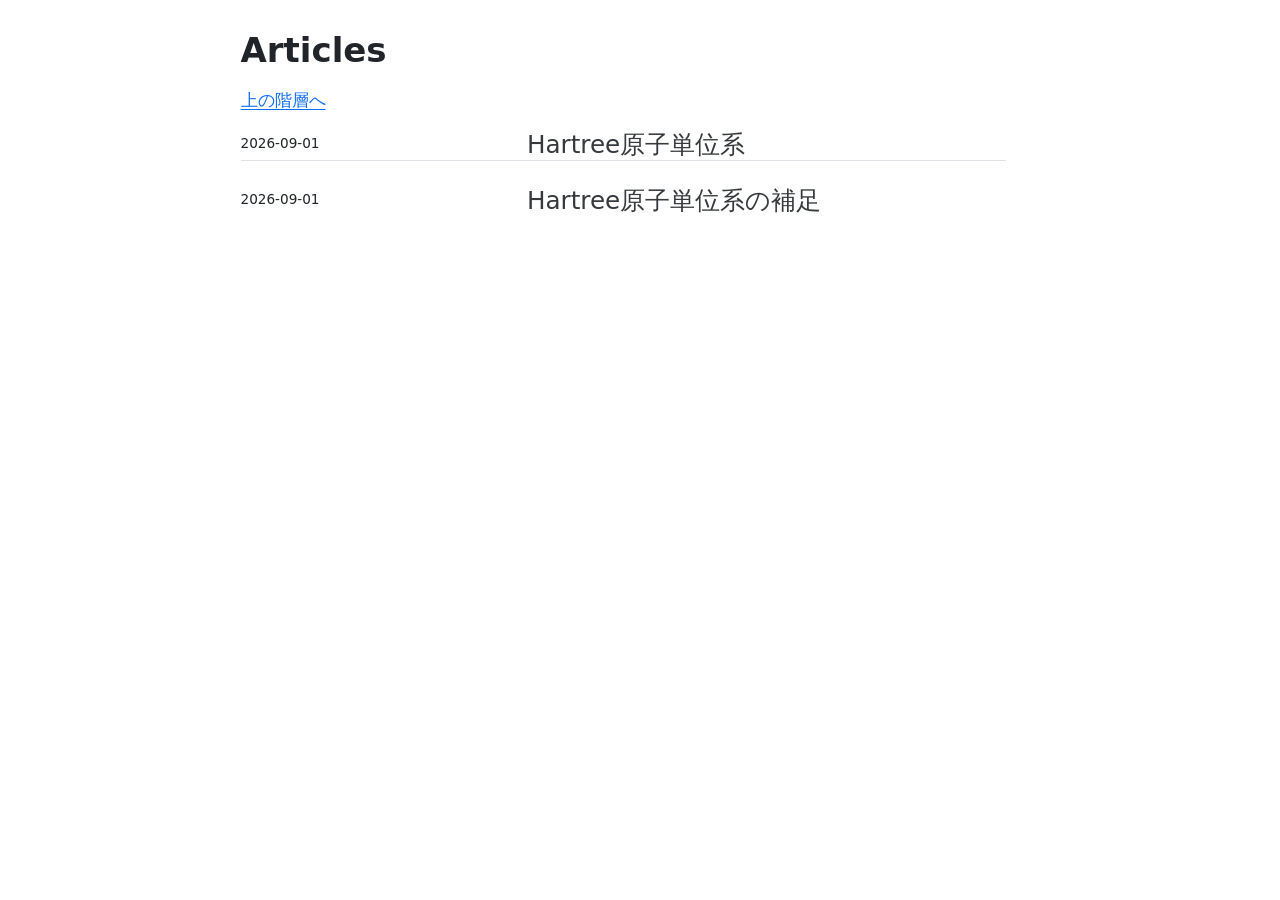
<file: articles/index.html>
<!DOCTYPE html>
<html xmlns="http://www.w3.org/1999/xhtml" lang="ja" xml:lang="ja"><head>

<meta charset="utf-8">
<meta name="generator" content="quarto-1.10.18">

<meta name="viewport" content="width=device-width, initial-scale=1.0, user-scalable=yes">


<title>Articles</title>
<style>
/* Default styles provided by pandoc.
** See https://pandoc.org/MANUAL.html#variables-for-html for config info.
*/
span.smallcaps{font-variant: small-caps;}
div.columns{display: flex; gap: 1.5em;}
div.column{flex: auto;}
@media screen {
div.columns{gap: min(4vw, 1.5em);}
div.column{overflow-x: auto;}
}
div.hanging-indent{margin-left: 1.5em; text-indent: -1.5em;}
ul.task-list{list-style: none;}
ul.task-list li input[type="checkbox"] {
  width: 0.8em;
  margin: 0 0.8em 0.2em -1em; /* quarto-specific, see https://github.com/quarto-dev/quarto-cli/issues/4556 */ 
  vertical-align: middle;
}
</style>


<script src="../site_libs/quarto-nav/quarto-nav.js"></script>
<script src="../site_libs/clipboard/clipboard.min.js"></script>
<script src="../site_libs/quarto-search/autocomplete.umd.js"></script>
<script src="../site_libs/quarto-search/fuse.min.js"></script>
<script src="../site_libs/quarto-search/quarto-search.js"></script>
<meta name="quarto:offset" content="../">
<script src="../site_libs/quarto-listing/list.min.js"></script>
<script src="../site_libs/quarto-listing/quarto-listing.js"></script>
<script src="../site_libs/quarto-html/quarto.js" type="module"></script>
<script src="../site_libs/quarto-html/tabsets/tabsets.js" type="module"></script>
<script src="../site_libs/quarto-html/popper.min.js"></script>
<script src="../site_libs/quarto-html/tippy.umd.min.js"></script>
<script src="../site_libs/quarto-html/anchor.min.js"></script>
<link href="../site_libs/quarto-html/tippy.css" rel="stylesheet">
<link href="../site_libs/quarto-html/quarto-syntax-highlighting-64a204ab8560d761af7679ceaba22944.css" rel="stylesheet" id="quarto-text-highlighting-styles">
<script src="../site_libs/bootstrap/bootstrap.min.js"></script>
<link href="../site_libs/bootstrap/bootstrap-icons.css" rel="stylesheet">
<link href="../site_libs/bootstrap/bootstrap-4404fc44ce39540de2993f3ab3e0ab5d.min.css" rel="stylesheet" append-hash="true" id="quarto-bootstrap" data-mode="light">
<script id="quarto-search-options" type="application/json">{
  "location": "sidebar",
  "copy-button": false,
  "collapse-after": 3,
  "panel-placement": "start",
  "type": "textbox",
  "limit": 50,
  "keyboard-shortcut": [
    "f",
    "/",
    "s"
  ],
  "show-item-context": false,
  "language": {
    "search-no-results-text": "一致なし",
    "search-matching-documents-text": "一致した文書",
    "search-copy-link-title": "検索へのリンクをコピー",
    "search-hide-matches-text": "追加の検索結果を非表示",
    "search-more-match-text": "追加の検索結果",
    "search-more-matches-text": "追加の検索結果",
    "search-clear-button-title": "消去",
    "search-text-placeholder": "",
    "search-detached-cancel-button-title": "取消",
    "search-submit-button-title": "検索",
    "search-label": "サーチ"
  }
}</script>
<script>

  window.document.addEventListener("DOMContentLoaded", function (_event) {
    const listingTargetEl = window.document.querySelector('#listing-listing .list');
    if (!listingTargetEl) {
      // No listing discovered, do not attach.
      return; 
    }

    const options = {
      valueNames: ['listing-title','listing-date',{ data: ['index'] },{ data: ['categories'] },{ data: ['listing-date-sort'] },{ data: ['listing-file-modified-sort'] }],
      
      searchColumns: ["listing-date","listing-title","listing-author","listing-image","listing-description"],
    };

    window['quarto-listings'] = window['quarto-listings'] || {};
    window['quarto-listings']['listing-listing'] = new List('listing-listing', options);

    if (window['quarto-listing-loaded']) {
      window['quarto-listing-loaded']();
    }
  });

  window.addEventListener('hashchange',() => {
    if (window['quarto-listing-loaded']) {
      window['quarto-listing-loaded']();
    }
  })
  </script>


<link rel="stylesheet" href="../styles.css">
</head>

<body class="fullcontent quarto-light">

<div id="quarto-search-results"></div>
<!-- content -->
<div id="quarto-content" class="quarto-container page-columns page-rows-contents page-layout-article">
<!-- sidebar -->
<!-- margin-sidebar -->
    
<!-- main -->
<main class="content" id="quarto-document-content">

<header id="title-block-header" class="quarto-title-block default">
<div class="quarto-title">
<h1 class="title">Articles</h1>
</div>



<div class="quarto-title-meta">

    
  
    
  </div>
  


</header>


<p><a href="../"> 上の階層へ</a></p>




<div class="quarto-listing quarto-listing-container-default" id="listing-listing">
<div class="list quarto-listing-default">
<div class="quarto-post image-right" data-index="0" data-listing-date-sort="1788220800000" data-listing-file-modified-sort="1788323515618" data-listing-date-modified-sort="NaN" data-listing-reading-time-sort="1" data-listing-word-count-sort="133">
<div class="body">
<h3 class="no-anchor listing-title">
<a href="../articles/atomic-units/index.html" class="no-external">Hartree原子単位系</a>
</h3>
</div>
<div class="metadata">
<a href="../articles/atomic-units/index.html" class="no-external">
<div class="listing-date">
2026-09-01
</div>
</a>
</div>
</div>
<div class="quarto-post image-right" data-index="1" data-listing-date-sort="1788220800000" data-listing-file-modified-sort="1788323515618" data-listing-date-modified-sort="NaN" data-listing-reading-time-sort="2" data-listing-word-count-sort="263">
<div class="body">
<h3 class="no-anchor listing-title">
<a href="../articles/atomic-units-derivation/index.html" class="no-external">Hartree原子単位系の補足</a>
</h3>
</div>
<div class="metadata">
<a href="../articles/atomic-units-derivation/index.html" class="no-external">
<div class="listing-date">
2026-09-01
</div>
</a>
</div>
</div>
</div>
<div class="listing-no-matching d-none">一致なし</div>
</div></main> <!-- /main -->
<script id="quarto-html-after-body" type="application/javascript">
  window.document.addEventListener("DOMContentLoaded", function (event) {
    const icon = "";
    const anchorJS = new window.AnchorJS();
    anchorJS.options = {
      placement: 'right',
      icon: icon
    };
    anchorJS.add('.anchored');
    const isCodeAnnotation = (el) => {
      for (const clz of el.classList) {
        if (clz.startsWith('code-annotation-')) {                     
          return true;
        }
      }
      return false;
    }
    const onCopySuccess = function(e) {
      // button target
      const button = e.trigger;
      // don't keep focus
      button.blur();
      // flash "checked"
      button.classList.add('code-copy-button-checked');
      var currentTitle = button.getAttribute("title");
      button.setAttribute("title", "コピーしました");
      let tooltip;
      if (window.bootstrap) {
        button.setAttribute("data-bs-toggle", "tooltip");
        button.setAttribute("data-bs-placement", "left");
        button.setAttribute("data-bs-title", "コピーしました");
        tooltip = new bootstrap.Tooltip(button, 
          { trigger: "manual", 
            customClass: "code-copy-button-tooltip",
            offset: [0, -8]});
        tooltip.show();    
      }
      setTimeout(function() {
        if (tooltip) {
          tooltip.hide();
          button.removeAttribute("data-bs-title");
          button.removeAttribute("data-bs-toggle");
          button.removeAttribute("data-bs-placement");
        }
        button.setAttribute("title", currentTitle);
        button.classList.remove('code-copy-button-checked');
      }, 1000);
      // clear code selection
      e.clearSelection();
    }
    const getTextToCopy = function(trigger) {
      const outerScaffold = trigger.parentElement.cloneNode(true);
      const codeEl = outerScaffold.querySelector('code');
      for (const childEl of codeEl.children) {
        if (isCodeAnnotation(childEl)) {
          childEl.remove();
        }
      }
      return codeEl.innerText;
    }
    const clipboard = new window.ClipboardJS('.code-copy-button:not([data-in-quarto-modal])', {
      text: getTextToCopy
    });
    clipboard.on('success', onCopySuccess);
    if (window.document.getElementById('quarto-embedded-source-code-modal')) {
      const clipboardModal = new window.ClipboardJS('.code-copy-button[data-in-quarto-modal]', {
        text: getTextToCopy,
        container: window.document.getElementById('quarto-embedded-source-code-modal')
      });
      clipboardModal.on('success', onCopySuccess);
    }
      var localhostRegex = new RegExp(/^(?:http|https):\/\/localhost\:?[0-9]*\//);
      var mailtoRegex = new RegExp(/^mailto:/);
        var filterRegex = new RegExp("https:\/\/Ethanedi-C2O4\.github\.io\/ethanedi-c2o4\.github\.io\/");
      var isInternal = (href) => {
          return filterRegex.test(href) || localhostRegex.test(href) || mailtoRegex.test(href);
      }
      // Inspect non-navigation links and adorn them if external
     var links = window.document.querySelectorAll('a[href]:not(.nav-link):not(.navbar-brand):not(.toc-action):not(.sidebar-link):not(.sidebar-item-toggle):not(.pagination-link):not(.no-external):not([aria-hidden]):not(.dropdown-item):not(.quarto-navigation-tool):not(.about-link)');
      for (var i=0; i<links.length; i++) {
        const link = links[i];
        if (!isInternal(link.href)) {
          // undo the damage that might have been done by quarto-nav.js in the case of
          // links that we want to consider external
          if (link.dataset.originalHref !== undefined) {
            link.href = link.dataset.originalHref;
          }
        }
      }
    function tippyHover(el, contentFn, onTriggerFn, onUntriggerFn) {
      const config = {
        allowHTML: true,
        maxWidth: 500,
        delay: 100,
        arrow: false,
        appendTo: function(el) {
            return el.parentElement;
        },
        interactive: true,
        interactiveBorder: 10,
        theme: 'quarto',
        placement: 'bottom-start',
      };
      if (contentFn) {
        config.content = contentFn;
      }
      if (onTriggerFn) {
        config.onTrigger = onTriggerFn;
      }
      if (onUntriggerFn) {
        config.onUntrigger = onUntriggerFn;
      }
      window.tippy(el, config); 
    }
    const noterefs = window.document.querySelectorAll('a[role="doc-noteref"]');
    for (var i=0; i<noterefs.length; i++) {
      const ref = noterefs[i];
      tippyHover(ref, function() {
        // use id or data attribute instead here
        let href = ref.getAttribute('data-footnote-href') || ref.getAttribute('href');
        try { href = new URL(href).hash; } catch {}
        const id = href.replace(/^#\/?/, "");
        const note = window.document.getElementById(id);
        if (note) {
          return note.innerHTML;
        } else {
          return "";
        }
      });
    }
    const xrefs = window.document.querySelectorAll('a.quarto-xref');
    const processXRef = (id, note) => {
      // Strip column container classes
      const stripColumnClz = (el) => {
        el.classList.remove("page-full", "page-columns");
        if (el.children) {
          for (const child of el.children) {
            stripColumnClz(child);
          }
        }
      }
      stripColumnClz(note)
      if (id === null || id.startsWith('sec-')) {
        // Special case sections, only their first couple elements
        const container = document.createElement("div");
        if (note.children && note.children.length > 2) {
          container.appendChild(note.children[0].cloneNode(true));
          for (let i = 1; i < note.children.length; i++) {
            const child = note.children[i];
            if (child.tagName === "P" && child.innerText === "") {
              continue;
            } else {
              container.appendChild(child.cloneNode(true));
              break;
            }
          }
          if (window.Quarto?.typesetMath) {
            window.Quarto.typesetMath(container);
          }
          return container.innerHTML
        } else {
          if (window.Quarto?.typesetMath) {
            window.Quarto.typesetMath(note);
          }
          return note.innerHTML;
        }
      } else {
        // Remove any anchor links if they are present
        const anchorLink = note.querySelector('a.anchorjs-link');
        if (anchorLink) {
          anchorLink.remove();
        }
        if (window.Quarto?.typesetMath) {
          window.Quarto.typesetMath(note);
        }
        if (note.classList.contains("callout")) {
          return note.outerHTML;
        } else {
          return note.innerHTML;
        }
      }
    }
    for (var i=0; i<xrefs.length; i++) {
      const xref = xrefs[i];
      tippyHover(xref, undefined, function(instance) {
        instance.disable();
        let url = xref.getAttribute('href');
        let hash = undefined; 
        if (url.startsWith('#')) {
          hash = url;
        } else {
          try { hash = new URL(url).hash; } catch {}
        }
        if (hash) {
          const id = hash.replace(/^#\/?/, "");
          const note = window.document.getElementById(id);
          if (note !== null) {
            try {
              const html = processXRef(id, note.cloneNode(true));
              instance.setContent(html);
            } finally {
              instance.enable();
              instance.show();
            }
          } else {
            // See if we can fetch this
            fetch(url.split('#')[0])
            .then(res => res.text())
            .then(html => {
              const parser = new DOMParser();
              const htmlDoc = parser.parseFromString(html, "text/html");
              const note = htmlDoc.getElementById(id);
              if (note !== null) {
                const html = processXRef(id, note);
                instance.setContent(html);
              } 
            }).finally(() => {
              instance.enable();
              instance.show();
            });
          }
        } else {
          // See if we can fetch a full url (with no hash to target)
          // This is a special case and we should probably do some content thinning / targeting
          fetch(url)
          .then(res => res.text())
          .then(html => {
            const parser = new DOMParser();
            const htmlDoc = parser.parseFromString(html, "text/html");
            const note = htmlDoc.querySelector('main.content');
            if (note !== null) {
              // This should only happen for chapter cross references
              // (since there is no id in the URL)
              // remove the first header
              if (note.children.length > 0 && note.children[0].tagName === "HEADER") {
                note.children[0].remove();
              }
              const html = processXRef(null, note);
              instance.setContent(html);
            } 
          }).finally(() => {
            instance.enable();
            instance.show();
          });
        }
      }, function(instance) {
      });
    }
        let selectedAnnoteEl;
        const selectorForAnnotation = ( cell, annotation) => {
          let cellAttr = 'data-code-cell="' + cell + '"';
          let lineAttr = 'data-code-annotation="' +  annotation + '"';
          const selector = 'span[' + cellAttr + '][' + lineAttr + ']';
          return selector;
        }
        const selectCodeLines = (annoteEl) => {
          const doc = window.document;
          const targetCell = annoteEl.getAttribute("data-target-cell");
          const targetAnnotation = annoteEl.getAttribute("data-target-annotation");
          const annoteSpan = window.document.querySelector(selectorForAnnotation(targetCell, targetAnnotation));
          const lines = annoteSpan.getAttribute("data-code-lines").split(",");
          const lineIds = lines.map((line) => {
            return targetCell + "-" + line;
          })
          let top = null;
          let height = null;
          let parent = null;
          if (lineIds.length > 0) {
              //compute the position of the single el (top and bottom and make a div)
              const el = window.document.getElementById(lineIds[0]);
              top = el.offsetTop;
              height = el.offsetHeight;
              parent = el.parentElement.parentElement;
            if (lineIds.length > 1) {
              const lastEl = window.document.getElementById(lineIds[lineIds.length - 1]);
              const bottom = lastEl.offsetTop + lastEl.offsetHeight;
              height = bottom - top;
            }
            if (top !== null && height !== null && parent !== null) {
              // cook up a div (if necessary) and position it 
              let div = window.document.getElementById("code-annotation-line-highlight");
              if (div === null) {
                div = window.document.createElement("div");
                div.setAttribute("id", "code-annotation-line-highlight");
                div.style.position = 'absolute';
                parent.appendChild(div);
              }
              div.style.top = top - 2 + "px";
              div.style.height = height + 4 + "px";
              div.style.left = 0;
              let gutterDiv = window.document.getElementById("code-annotation-line-highlight-gutter");
              if (gutterDiv === null) {
                gutterDiv = window.document.createElement("div");
                gutterDiv.setAttribute("id", "code-annotation-line-highlight-gutter");
                gutterDiv.style.position = 'absolute';
                const codeCell = window.document.getElementById(targetCell);
                const gutter = codeCell.querySelector('.code-annotation-gutter');
                gutter.appendChild(gutterDiv);
              }
              gutterDiv.style.top = top - 2 + "px";
              gutterDiv.style.height = height + 4 + "px";
            }
            selectedAnnoteEl = annoteEl;
          }
        };
        const unselectCodeLines = () => {
          const elementsIds = ["code-annotation-line-highlight", "code-annotation-line-highlight-gutter"];
          elementsIds.forEach((elId) => {
            const div = window.document.getElementById(elId);
            if (div) {
              div.remove();
            }
          });
          selectedAnnoteEl = undefined;
        };
          // Handle positioning of the toggle
      window.addEventListener(
        "resize",
        throttle(() => {
          elRect = undefined;
          if (selectedAnnoteEl) {
            selectCodeLines(selectedAnnoteEl);
          }
        }, 10)
      );
      function throttle(fn, ms) {
      let throttle = false;
      let timer;
        return (...args) => {
          if(!throttle) { // first call gets through
              fn.apply(this, args);
              throttle = true;
          } else { // all the others get throttled
              if(timer) clearTimeout(timer); // cancel #2
              timer = setTimeout(() => {
                fn.apply(this, args);
                timer = throttle = false;
              }, ms);
          }
        };
      }
        // Attach click handler to the DT
        const annoteDls = window.document.querySelectorAll('dt[data-target-cell]');
        for (const annoteDlNode of annoteDls) {
          annoteDlNode.addEventListener('click', (event) => {
            const clickedEl = event.target;
            if (clickedEl !== selectedAnnoteEl) {
              unselectCodeLines();
              const activeEl = window.document.querySelector('dt[data-target-cell].code-annotation-active');
              if (activeEl) {
                activeEl.classList.remove('code-annotation-active');
              }
              selectCodeLines(clickedEl);
              clickedEl.classList.add('code-annotation-active');
            } else {
              // Unselect the line
              unselectCodeLines();
              clickedEl.classList.remove('code-annotation-active');
            }
          });
        }
    const findCites = (el) => {
      const parentEl = el.parentElement;
      if (parentEl) {
        const cites = parentEl.dataset.cites;
        if (cites) {
          return {
            el,
            cites: cites.split(' ')
          };
        } else {
          return findCites(el.parentElement)
        }
      } else {
        return undefined;
      }
    };
    var bibliorefs = window.document.querySelectorAll('a[role="doc-biblioref"]');
    for (var i=0; i<bibliorefs.length; i++) {
      const ref = bibliorefs[i];
      const citeInfo = findCites(ref);
      if (citeInfo) {
        tippyHover(citeInfo.el, function() {
          var popup = window.document.createElement('div');
          citeInfo.cites.forEach(function(cite) {
            var citeDiv = window.document.createElement('div');
            citeDiv.classList.add('hanging-indent');
            citeDiv.classList.add('csl-entry');
            var biblioDiv = window.document.getElementById('ref-' + cite);
            if (biblioDiv) {
              citeDiv.innerHTML = biblioDiv.innerHTML;
            }
            popup.appendChild(citeDiv);
          });
          return popup.innerHTML;
        });
      }
    }
  });
  </script>
</div> <!-- /content -->




</body></html>
</file>
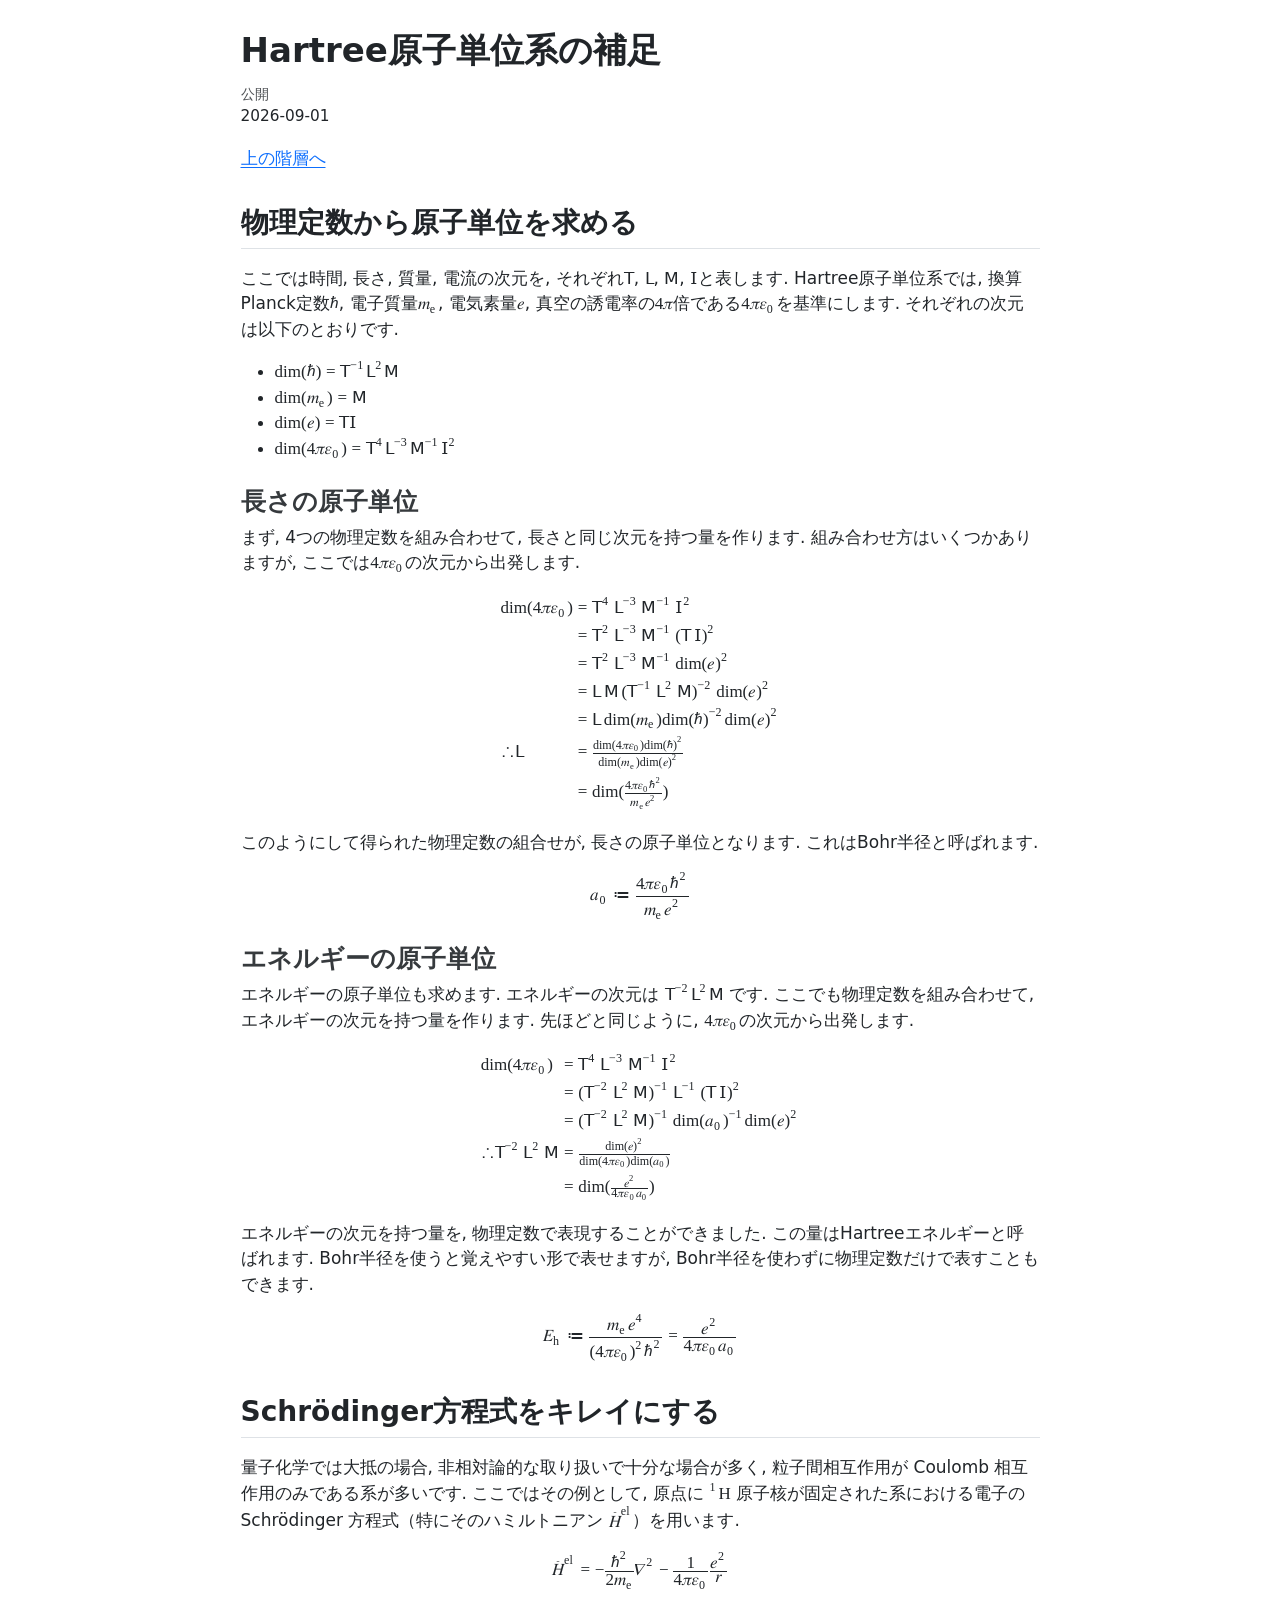
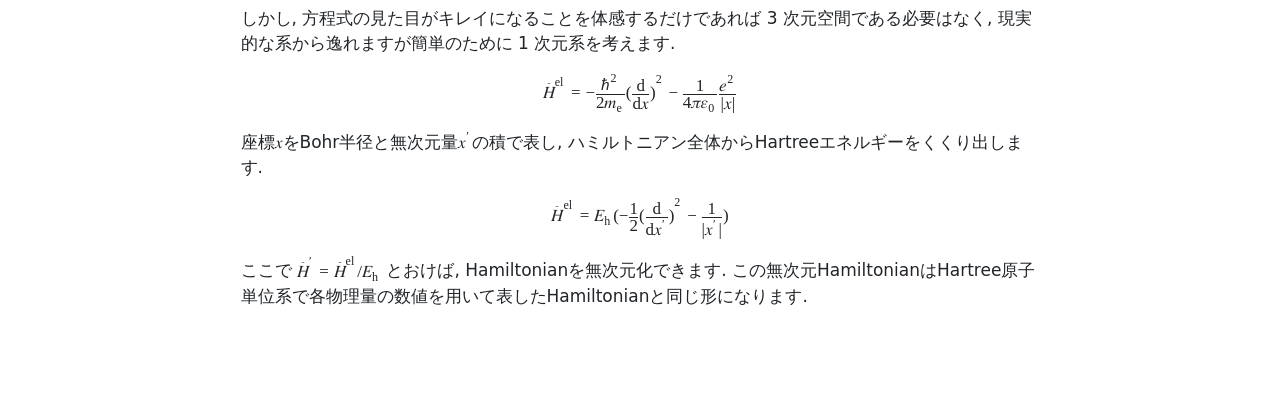
<file: articles/atomic-units-derivation/index.html>
<!DOCTYPE html>
<html xmlns="http://www.w3.org/1999/xhtml" lang="ja" xml:lang="ja"><head>

<meta charset="utf-8">
<meta name="generator" content="quarto-1.10.18">

<meta name="viewport" content="width=device-width, initial-scale=1.0, user-scalable=yes">

<meta name="dcterms.date" content="2026-09-01">

<title>Hartree原子単位系の補足</title>
<style>
/* Default styles provided by pandoc.
** See https://pandoc.org/MANUAL.html#variables-for-html for config info.
*/
span.smallcaps{font-variant: small-caps;}
div.columns{display: flex; gap: 1.5em;}
div.column{flex: auto;}
@media screen {
div.columns{gap: min(4vw, 1.5em);}
div.column{overflow-x: auto;}
}
div.hanging-indent{margin-left: 1.5em; text-indent: -1.5em;}
ul.task-list{list-style: none;}
ul.task-list li input[type="checkbox"] {
  width: 0.8em;
  margin: 0 0.8em 0.2em -1em; /* quarto-specific, see https://github.com/quarto-dev/quarto-cli/issues/4556 */ 
  vertical-align: middle;
}
</style>


<script src="../../site_libs/quarto-nav/quarto-nav.js"></script>
<script src="../../site_libs/clipboard/clipboard.min.js"></script>
<script src="../../site_libs/quarto-search/autocomplete.umd.js"></script>
<script src="../../site_libs/quarto-search/fuse.min.js"></script>
<script src="../../site_libs/quarto-search/quarto-search.js"></script>
<meta name="quarto:offset" content="../../">
<script src="../../site_libs/quarto-html/quarto.js" type="module"></script>
<script src="../../site_libs/quarto-html/tabsets/tabsets.js" type="module"></script>
<script src="../../site_libs/quarto-html/popper.min.js"></script>
<script src="../../site_libs/quarto-html/tippy.umd.min.js"></script>
<script src="../../site_libs/quarto-html/anchor.min.js"></script>
<link href="../../site_libs/quarto-html/tippy.css" rel="stylesheet">
<link href="../../site_libs/quarto-html/quarto-syntax-highlighting-64a204ab8560d761af7679ceaba22944.css" rel="stylesheet" id="quarto-text-highlighting-styles">
<script src="../../site_libs/bootstrap/bootstrap.min.js"></script>
<link href="../../site_libs/bootstrap/bootstrap-icons.css" rel="stylesheet">
<link href="../../site_libs/bootstrap/bootstrap-4404fc44ce39540de2993f3ab3e0ab5d.min.css" rel="stylesheet" append-hash="true" id="quarto-bootstrap" data-mode="light">
<script id="quarto-search-options" type="application/json">{
  "location": "sidebar",
  "copy-button": false,
  "collapse-after": 3,
  "panel-placement": "start",
  "type": "textbox",
  "limit": 50,
  "keyboard-shortcut": [
    "f",
    "/",
    "s"
  ],
  "show-item-context": false,
  "language": {
    "search-no-results-text": "一致なし",
    "search-matching-documents-text": "一致した文書",
    "search-copy-link-title": "検索へのリンクをコピー",
    "search-hide-matches-text": "追加の検索結果を非表示",
    "search-more-match-text": "追加の検索結果",
    "search-more-matches-text": "追加の検索結果",
    "search-clear-button-title": "消去",
    "search-text-placeholder": "",
    "search-detached-cancel-button-title": "取消",
    "search-submit-button-title": "検索",
    "search-label": "サーチ"
  }
}</script>


<link rel="stylesheet" href="../../styles.css">
</head>

<body class="fullcontent quarto-light">

<div id="quarto-search-results"></div>
<!-- content -->
<div id="quarto-content" class="quarto-container page-columns page-rows-contents page-layout-article">
<!-- sidebar -->
<!-- margin-sidebar -->
    
<!-- main -->
<main class="content" id="quarto-document-content">

<header id="title-block-header" class="quarto-title-block default">
<div class="quarto-title">
<h1 class="title">Hartree原子単位系の補足</h1>
</div>



<div class="quarto-title-meta">

    
    <div>
    <div class="quarto-title-meta-heading">公開</div>
    <div class="quarto-title-meta-contents">
      <p class="date">2026-09-01</p>
    </div>
  </div>
  
    
  </div>
  


</header>


<p><a href="../"> 上の階層へ</a></p>
<section id="derive-atomic-units" class="level2">
<h2 class="anchored" data-anchor-id="derive-atomic-units">物理定数から原子単位を求める</h2>
<p>ここでは時間, 長さ, 質量, 電流の次元を, それぞれ<math display="inline" xmlns="http://www.w3.org/1998/Math/MathML"><semantics><mi mathvariant="sans-serif">𝖳</mi><annotation encoding="application/x-tex">\mathsf{T}</annotation></semantics></math>, <math display="inline" xmlns="http://www.w3.org/1998/Math/MathML"><semantics><mi mathvariant="sans-serif">𝖫</mi><annotation encoding="application/x-tex">\mathsf{L}</annotation></semantics></math>, <math display="inline" xmlns="http://www.w3.org/1998/Math/MathML"><semantics><mi mathvariant="sans-serif">𝖬</mi><annotation encoding="application/x-tex">\mathsf{M}</annotation></semantics></math>, <math display="inline" xmlns="http://www.w3.org/1998/Math/MathML"><semantics><mi mathvariant="sans-serif">𝖨</mi><annotation encoding="application/x-tex">\mathsf{I}</annotation></semantics></math>と表します. Hartree原子単位系では, 換算Planck定数<math display="inline" xmlns="http://www.w3.org/1998/Math/MathML"><semantics><mi>ℏ</mi><annotation encoding="application/x-tex">\hbar</annotation></semantics></math>, 電子質量<math display="inline" xmlns="http://www.w3.org/1998/Math/MathML"><semantics><msub><mi>m</mi><mi mathvariant="normal">e</mi></msub><annotation encoding="application/x-tex">m_\mathrm{e}</annotation></semantics></math>, 電気素量<math display="inline" xmlns="http://www.w3.org/1998/Math/MathML"><semantics><mi>e</mi><annotation encoding="application/x-tex">e</annotation></semantics></math>, 真空の誘電率の<math display="inline" xmlns="http://www.w3.org/1998/Math/MathML"><semantics><mrow><mn>4</mn><mi>π</mi></mrow><annotation encoding="application/x-tex">4\pi</annotation></semantics></math>倍である<math display="inline" xmlns="http://www.w3.org/1998/Math/MathML"><semantics><mrow><mn>4</mn><mi>π</mi><msub><mi>ε</mi><mn>0</mn></msub></mrow><annotation encoding="application/x-tex">4\pi\varepsilon_0</annotation></semantics></math>を基準にします. それぞれの次元は以下のとおりです.</p>
<ul>
<li><math display="inline" xmlns="http://www.w3.org/1998/Math/MathML"><semantics><mrow><mrow><mi mathvariant="normal">dim</mi><mo>⁡</mo></mrow><mo stretchy="false" form="prefix">(</mo><mi>ℏ</mi><mo stretchy="false" form="postfix">)</mo><mo>=</mo><msup><mi mathvariant="sans-serif">𝖳</mi><mrow><mi>−</mi><mn>1</mn></mrow></msup><msup><mi mathvariant="sans-serif">𝖫</mi><mn>2</mn></msup><mi mathvariant="sans-serif">𝖬</mi></mrow><annotation encoding="application/x-tex">\dim(\hbar) = \mathsf{T}^{-1} \mathsf{L}^2 \mathsf{M}</annotation></semantics></math><br>
</li>
<li><math display="inline" xmlns="http://www.w3.org/1998/Math/MathML"><semantics><mrow><mrow><mi mathvariant="normal">dim</mi><mo>⁡</mo></mrow><mo stretchy="false" form="prefix">(</mo><msub><mi>m</mi><mi mathvariant="normal">e</mi></msub><mo stretchy="false" form="postfix">)</mo><mo>=</mo><mi mathvariant="sans-serif">𝖬</mi></mrow><annotation encoding="application/x-tex">\dim(m_\mathrm{e}) = \mathsf{M}</annotation></semantics></math><br>
</li>
<li><math display="inline" xmlns="http://www.w3.org/1998/Math/MathML"><semantics><mrow><mrow><mi mathvariant="normal">dim</mi><mo>⁡</mo></mrow><mo stretchy="false" form="prefix">(</mo><mi>e</mi><mo stretchy="false" form="postfix">)</mo><mo>=</mo><mi mathvariant="sans-serif">𝖳</mi><mi mathvariant="sans-serif">𝖨</mi></mrow><annotation encoding="application/x-tex">\dim(e) = \mathsf{T} \mathsf{I}</annotation></semantics></math><br>
</li>
<li><math display="inline" xmlns="http://www.w3.org/1998/Math/MathML"><semantics><mrow><mrow><mi mathvariant="normal">dim</mi><mo>⁡</mo></mrow><mo stretchy="false" form="prefix">(</mo><mn>4</mn><mi>π</mi><msub><mi>ε</mi><mn>0</mn></msub><mo stretchy="false" form="postfix">)</mo><mo>=</mo><msup><mi mathvariant="sans-serif">𝖳</mi><mn>4</mn></msup><msup><mi mathvariant="sans-serif">𝖫</mi><mrow><mi>−</mi><mn>3</mn></mrow></msup><msup><mi mathvariant="sans-serif">𝖬</mi><mrow><mi>−</mi><mn>1</mn></mrow></msup><msup><mi mathvariant="sans-serif">𝖨</mi><mn>2</mn></msup></mrow><annotation encoding="application/x-tex">\dim(4 \pi \varepsilon_0) = \mathsf{T}^4 \mathsf{L}^{-3} \mathsf{M}^{-1} \mathsf{I}^2</annotation></semantics></math></li>
</ul>
<section id="derive-bohr-radius" class="level3">
<h3 class="anchored" data-anchor-id="derive-bohr-radius">長さの原子単位</h3>
<p>まず, 4つの物理定数を組み合わせて, 長さと同じ次元を持つ量を作ります. 組み合わせ方はいくつかありますが, ここでは<math display="inline" xmlns="http://www.w3.org/1998/Math/MathML"><semantics><mrow><mn>4</mn><mi>π</mi><msub><mi>ε</mi><mn>0</mn></msub></mrow><annotation encoding="application/x-tex">4\pi\varepsilon_0</annotation></semantics></math>の次元から出発します.</p>
<p><math display="block" xmlns="http://www.w3.org/1998/Math/MathML"><semantics><mtable><mtr><mtd columnalign="right" style="text-align: right; padding-right: 0"><mrow><mi mathvariant="normal">dim</mi><mo>⁡</mo></mrow><mo stretchy="false" form="prefix">(</mo><mn>4</mn><mi>π</mi><msub><mi>ε</mi><mn>0</mn></msub><mo stretchy="false" form="postfix">)</mo></mtd><mtd columnalign="left" style="text-align: left; padding-left: 0"><mo>=</mo><msup><mi mathvariant="sans-serif">𝖳</mi><mn>4</mn></msup><mspace width="0.167em"></mspace><msup><mi mathvariant="sans-serif">𝖫</mi><mrow><mi>−</mi><mn>3</mn></mrow></msup><mspace width="0.167em"></mspace><msup><mi mathvariant="sans-serif">𝖬</mi><mrow><mi>−</mi><mn>1</mn></mrow></msup><mspace width="0.167em"></mspace><msup><mi mathvariant="sans-serif">𝖨</mi><mn>2</mn></msup></mtd></mtr><mtr><mtd columnalign="right" style="text-align: right; padding-right: 0"></mtd><mtd columnalign="left" style="text-align: left; padding-left: 0"><mo>=</mo><msup><mi mathvariant="sans-serif">𝖳</mi><mn>2</mn></msup><mspace width="0.167em"></mspace><msup><mi mathvariant="sans-serif">𝖫</mi><mrow><mi>−</mi><mn>3</mn></mrow></msup><mspace width="0.167em"></mspace><msup><mi mathvariant="sans-serif">𝖬</mi><mrow><mi>−</mi><mn>1</mn></mrow></msup><mspace width="0.167em"></mspace><mo stretchy="false" form="prefix">(</mo><mi mathvariant="sans-serif">𝖳</mi><mspace width="0.167em"></mspace><mi mathvariant="sans-serif">𝖨</mi><msup><mo stretchy="false" form="postfix">)</mo><mn>2</mn></msup></mtd></mtr><mtr><mtd columnalign="right" style="text-align: right; padding-right: 0"></mtd><mtd columnalign="left" style="text-align: left; padding-left: 0"><mo>=</mo><msup><mi mathvariant="sans-serif">𝖳</mi><mn>2</mn></msup><mspace width="0.167em"></mspace><msup><mi mathvariant="sans-serif">𝖫</mi><mrow><mi>−</mi><mn>3</mn></mrow></msup><mspace width="0.167em"></mspace><msup><mi mathvariant="sans-serif">𝖬</mi><mrow><mi>−</mi><mn>1</mn></mrow></msup><mspace width="0.167em"></mspace><mrow><mi mathvariant="normal">dim</mi><mo>⁡</mo></mrow><mo stretchy="false" form="prefix">(</mo><mi>e</mi><msup><mo stretchy="false" form="postfix">)</mo><mn>2</mn></msup></mtd></mtr><mtr><mtd columnalign="right" style="text-align: right; padding-right: 0"></mtd><mtd columnalign="left" style="text-align: left; padding-left: 0"><mo>=</mo><mi mathvariant="sans-serif">𝖫</mi><mspace width="0.167em"></mspace><mi mathvariant="sans-serif">𝖬</mi><mspace width="0.167em"></mspace><mo stretchy="false" form="prefix">(</mo><msup><mi mathvariant="sans-serif">𝖳</mi><mrow><mi>−</mi><mn>1</mn></mrow></msup><mspace width="0.167em"></mspace><msup><mi mathvariant="sans-serif">𝖫</mi><mn>2</mn></msup><mspace width="0.167em"></mspace><mi mathvariant="sans-serif">𝖬</mi><msup><mo stretchy="false" form="postfix">)</mo><mrow><mi>−</mi><mn>2</mn></mrow></msup><mspace width="0.167em"></mspace><mrow><mi mathvariant="normal">dim</mi><mo>⁡</mo></mrow><mo stretchy="false" form="prefix">(</mo><mi>e</mi><msup><mo stretchy="false" form="postfix">)</mo><mn>2</mn></msup></mtd></mtr><mtr><mtd columnalign="right" style="text-align: right; padding-right: 0"></mtd><mtd columnalign="left" style="text-align: left; padding-left: 0"><mo>=</mo><mi mathvariant="sans-serif">𝖫</mi><mspace width="0.167em"></mspace><mrow><mi mathvariant="normal">dim</mi><mo>⁡</mo></mrow><mo stretchy="false" form="prefix">(</mo><msub><mi>m</mi><mi mathvariant="normal">e</mi></msub><mo stretchy="false" form="postfix">)</mo><mrow><mi mathvariant="normal">dim</mi><mo>⁡</mo></mrow><mo stretchy="false" form="prefix">(</mo><mi>ℏ</mi><msup><mo stretchy="false" form="postfix">)</mo><mrow><mi>−</mi><mn>2</mn></mrow></msup><mrow><mi mathvariant="normal">dim</mi><mo>⁡</mo></mrow><mo stretchy="false" form="prefix">(</mo><mi>e</mi><msup><mo stretchy="false" form="postfix">)</mo><mn>2</mn></msup></mtd></mtr><mtr><mtd columnalign="right" style="text-align: right; padding-right: 0"><mo>∴</mo><mi mathvariant="sans-serif">𝖫</mi></mtd><mtd columnalign="left" style="text-align: left; padding-left: 0"><mo>=</mo><mfrac><mrow><mrow><mi mathvariant="normal">dim</mi><mo>⁡</mo></mrow><mo stretchy="false" form="prefix">(</mo><mn>4</mn><mi>π</mi><msub><mi>ε</mi><mn>0</mn></msub><mo stretchy="false" form="postfix">)</mo><mrow><mi mathvariant="normal">dim</mi><mo>⁡</mo></mrow><mo stretchy="false" form="prefix">(</mo><mi>ℏ</mi><msup><mo stretchy="false" form="postfix">)</mo><mn>2</mn></msup></mrow><mrow><mrow><mi mathvariant="normal">dim</mi><mo>⁡</mo></mrow><mo stretchy="false" form="prefix">(</mo><msub><mi>m</mi><mi mathvariant="normal">e</mi></msub><mo stretchy="false" form="postfix">)</mo><mrow><mi mathvariant="normal">dim</mi><mo>⁡</mo></mrow><mo stretchy="false" form="prefix">(</mo><mi>e</mi><msup><mo stretchy="false" form="postfix">)</mo><mn>2</mn></msup></mrow></mfrac></mtd></mtr><mtr><mtd columnalign="right" style="text-align: right; padding-right: 0"></mtd><mtd columnalign="left" style="text-align: left; padding-left: 0"><mo>=</mo><mrow><mi mathvariant="normal">dim</mi><mo>⁡</mo></mrow><mrow><mo stretchy="true" form="prefix">(</mo><mfrac><mrow><mn>4</mn><mi>π</mi><msub><mi>ε</mi><mn>0</mn></msub><msup><mi>ℏ</mi><mn>2</mn></msup></mrow><mrow><msub><mi>m</mi><mi mathvariant="normal">e</mi></msub><msup><mi>e</mi><mn>2</mn></msup></mrow></mfrac><mo stretchy="true" form="postfix">)</mo></mrow></mtd></mtr></mtable><annotation encoding="application/x-tex">
\begin{aligned}
\dim(4 \pi \varepsilon_0) &amp;= \mathsf{T}^4 \, \mathsf{L}^{-3} \, \mathsf{M}^{-1} \, \mathsf{I}^2 \\
&amp;= \mathsf{T}^2 \, \mathsf{L}^{-3} \, \mathsf{M}^{-1} \, (\mathsf{T} \, \mathsf{I})^2 \\
&amp;= \mathsf{T}^2 \, \mathsf{L}^{-3} \, \mathsf{M}^{-1} \, \dim(e)^2 \\&amp;= \mathsf{L} \, \mathsf{M} \, (\mathsf{T}^{-1} \, \mathsf{L}^2 \, \mathsf{M})^{-2} \, \dim(e)^2 \\
&amp;= \mathsf{L} \, \dim(m_\mathrm{e}) \dim(\hbar)^{-2} \dim(e)^2 \\
\therefore \mathsf{L} &amp;= \frac{\dim(4 \pi \varepsilon_0) \dim(\hbar)^2}{\dim(m_\mathrm{e}) \dim(e)^2} \\
&amp;= \dim \left( \frac{4 \pi \varepsilon_0 \hbar^2}{m_\mathrm{e} e^2} \right)
\end{aligned}
</annotation></semantics></math></p>
<p>このようにして得られた物理定数の組合せが, 長さの原子単位となります. これはBohr半径と呼ばれます.</p>
<p><math display="block" xmlns="http://www.w3.org/1998/Math/MathML"><semantics><mrow><msub><mi>a</mi><mn>0</mn></msub><mo>≔</mo><mfrac><mrow><mn>4</mn><mi>π</mi><msub><mi>ε</mi><mn>0</mn></msub><msup><mi>ℏ</mi><mn>2</mn></msup></mrow><mrow><msub><mi>m</mi><mi mathvariant="normal">e</mi></msub><msup><mi>e</mi><mn>2</mn></msup></mrow></mfrac></mrow><annotation encoding="application/x-tex">
a_0 \coloneqq&nbsp;\frac{4 \pi \varepsilon_0 \hbar^2}{m_\mathrm{e} e^2}
</annotation></semantics></math></p>
</section>
<section id="derive-hartree-energy" class="level3">
<h3 class="anchored" data-anchor-id="derive-hartree-energy">エネルギーの原子単位</h3>
<p>エネルギーの原子単位も求めます. エネルギーの次元は <math display="inline" xmlns="http://www.w3.org/1998/Math/MathML"><semantics><mrow><msup><mi mathvariant="sans-serif">𝖳</mi><mrow><mi>−</mi><mn>2</mn></mrow></msup><msup><mi mathvariant="sans-serif">𝖫</mi><mn>2</mn></msup><mi mathvariant="sans-serif">𝖬</mi></mrow><annotation encoding="application/x-tex">\mathsf{T}^{-2} \mathsf{L}^2 \mathsf{M}</annotation></semantics></math> です. ここでも物理定数を組み合わせて, エネルギーの次元を持つ量を作ります. 先ほどと同じように, <math display="inline" xmlns="http://www.w3.org/1998/Math/MathML"><semantics><mrow><mn>4</mn><mi>π</mi><msub><mi>ε</mi><mn>0</mn></msub></mrow><annotation encoding="application/x-tex">4 \pi \varepsilon_0</annotation></semantics></math>の次元から出発します.</p>
<p><math display="block" xmlns="http://www.w3.org/1998/Math/MathML"><semantics><mtable><mtr><mtd columnalign="right" style="text-align: right; padding-right: 0"><mrow><mi mathvariant="normal">dim</mi><mo>⁡</mo></mrow><mo stretchy="false" form="prefix">(</mo><mn>4</mn><mi>π</mi><msub><mi>ε</mi><mn>0</mn></msub><mo stretchy="false" form="postfix">)</mo></mtd><mtd columnalign="left" style="text-align: left; padding-left: 0"><mo>=</mo><msup><mi mathvariant="sans-serif">𝖳</mi><mn>4</mn></msup><mspace width="0.167em"></mspace><msup><mi mathvariant="sans-serif">𝖫</mi><mrow><mi>−</mi><mn>3</mn></mrow></msup><mspace width="0.167em"></mspace><msup><mi mathvariant="sans-serif">𝖬</mi><mrow><mi>−</mi><mn>1</mn></mrow></msup><mspace width="0.167em"></mspace><msup><mi mathvariant="sans-serif">𝖨</mi><mn>2</mn></msup></mtd></mtr><mtr><mtd columnalign="right" style="text-align: right; padding-right: 0"></mtd><mtd columnalign="left" style="text-align: left; padding-left: 0"><mo>=</mo><mo stretchy="false" form="prefix">(</mo><msup><mi mathvariant="sans-serif">𝖳</mi><mrow><mi>−</mi><mn>2</mn></mrow></msup><mspace width="0.167em"></mspace><msup><mi mathvariant="sans-serif">𝖫</mi><mn>2</mn></msup><mspace width="0.167em"></mspace><mi mathvariant="sans-serif">𝖬</mi><msup><mo stretchy="false" form="postfix">)</mo><mrow><mi>−</mi><mn>1</mn></mrow></msup><mspace width="0.167em"></mspace><msup><mi mathvariant="sans-serif">𝖫</mi><mrow><mi>−</mi><mn>1</mn></mrow></msup><mspace width="0.167em"></mspace><mo stretchy="false" form="prefix">(</mo><mi mathvariant="sans-serif">𝖳</mi><mspace width="0.167em"></mspace><mi mathvariant="sans-serif">𝖨</mi><msup><mo stretchy="false" form="postfix">)</mo><mn>2</mn></msup></mtd></mtr><mtr><mtd columnalign="right" style="text-align: right; padding-right: 0"></mtd><mtd columnalign="left" style="text-align: left; padding-left: 0"><mo>=</mo><mo stretchy="false" form="prefix">(</mo><msup><mi mathvariant="sans-serif">𝖳</mi><mrow><mi>−</mi><mn>2</mn></mrow></msup><mspace width="0.167em"></mspace><msup><mi mathvariant="sans-serif">𝖫</mi><mn>2</mn></msup><mspace width="0.167em"></mspace><mi mathvariant="sans-serif">𝖬</mi><msup><mo stretchy="false" form="postfix">)</mo><mrow><mi>−</mi><mn>1</mn></mrow></msup><mspace width="0.167em"></mspace><mrow><mi mathvariant="normal">dim</mi><mo>⁡</mo></mrow><mo stretchy="false" form="prefix">(</mo><msub><mi>a</mi><mn>0</mn></msub><msup><mo stretchy="false" form="postfix">)</mo><mrow><mi>−</mi><mn>1</mn></mrow></msup><mrow><mi mathvariant="normal">dim</mi><mo>⁡</mo></mrow><mo stretchy="false" form="prefix">(</mo><mi>e</mi><msup><mo stretchy="false" form="postfix">)</mo><mn>2</mn></msup></mtd></mtr><mtr><mtd columnalign="right" style="text-align: right; padding-right: 0"><mo>∴</mo><msup><mi mathvariant="sans-serif">𝖳</mi><mrow><mi>−</mi><mn>2</mn></mrow></msup><mspace width="0.167em"></mspace><msup><mi mathvariant="sans-serif">𝖫</mi><mn>2</mn></msup><mspace width="0.167em"></mspace><mi mathvariant="sans-serif">𝖬</mi></mtd><mtd columnalign="left" style="text-align: left; padding-left: 0"><mo>=</mo><mfrac><mrow><mrow><mi mathvariant="normal">dim</mi><mo>⁡</mo></mrow><mo stretchy="false" form="prefix">(</mo><mi>e</mi><msup><mo stretchy="false" form="postfix">)</mo><mn>2</mn></msup></mrow><mrow><mrow><mi mathvariant="normal">dim</mi><mo>⁡</mo></mrow><mo stretchy="false" form="prefix">(</mo><mn>4</mn><mi>π</mi><msub><mi>ε</mi><mn>0</mn></msub><mo stretchy="false" form="postfix">)</mo><mrow><mi mathvariant="normal">dim</mi><mo>⁡</mo></mrow><mo stretchy="false" form="prefix">(</mo><msub><mi>a</mi><mn>0</mn></msub><mo stretchy="false" form="postfix">)</mo></mrow></mfrac></mtd></mtr><mtr><mtd columnalign="right" style="text-align: right; padding-right: 0"></mtd><mtd columnalign="left" style="text-align: left; padding-left: 0"><mo>=</mo><mrow><mi mathvariant="normal">dim</mi><mo>⁡</mo></mrow><mrow><mo stretchy="true" form="prefix">(</mo><mfrac><msup><mi>e</mi><mn>2</mn></msup><mrow><mn>4</mn><mi>π</mi><msub><mi>ε</mi><mn>0</mn></msub><msub><mi>a</mi><mn>0</mn></msub></mrow></mfrac><mo stretchy="true" form="postfix">)</mo></mrow></mtd></mtr></mtable><annotation encoding="application/x-tex">
\begin{aligned}
\dim(4 \pi \varepsilon_0) &amp;= \mathsf{T}^4 \, \mathsf{L}^{-3} \, \mathsf{M}^{-1} \, \mathsf{I}^2 \\
&amp;= (\mathsf{T}^{-2} \, \mathsf{L}^2 \, \mathsf{M})^{-1} \, \mathsf{L}^{-1} \, (\mathsf{T} \, \mathsf{I})^2 \\
&amp;= (\mathsf{T}^{-2} \, \mathsf{L}^2 \, \mathsf{M})^{-1} \, \dim(a_0)^{-1} \dim(e)^2 \\
\therefore \mathsf{T}^{-2} \, \mathsf{L}^2 \, \mathsf{M} &amp;= \frac{\dim(e)^2}{\dim(4 \pi \varepsilon_0) \dim(a_0)} \\
&amp;= \dim \left( \frac{e^2}{4 \pi \varepsilon_0 a_0} \right)
\end{aligned}
</annotation></semantics></math></p>
<p>エネルギーの次元を持つ量を, 物理定数で表現することができました. この量はHartreeエネルギーと呼ばれます. Bohr半径を使うと覚えやすい形で表せますが, Bohr半径を使わずに物理定数だけで表すこともできます.</p>
<p><math display="block" xmlns="http://www.w3.org/1998/Math/MathML"><semantics><mrow><msub><mi>E</mi><mi mathvariant="normal">h</mi></msub><mo>≔</mo><mfrac><mrow><msub><mi>m</mi><mi mathvariant="normal">e</mi></msub><msup><mi>e</mi><mn>4</mn></msup></mrow><mrow><mo stretchy="false" form="prefix">(</mo><mn>4</mn><mi>π</mi><msub><mi>ε</mi><mn>0</mn></msub><msup><mo stretchy="false" form="postfix">)</mo><mn>2</mn></msup><msup><mi>ℏ</mi><mn>2</mn></msup></mrow></mfrac><mo>=</mo><mfrac><msup><mi>e</mi><mn>2</mn></msup><mrow><mn>4</mn><mi>π</mi><msub><mi>ε</mi><mn>0</mn></msub><msub><mi>a</mi><mn>0</mn></msub></mrow></mfrac></mrow><annotation encoding="application/x-tex">
E_\mathrm{h} \coloneqq \frac{m_\mathrm{e} e^4}{(4 \pi \varepsilon_0)^2 \hbar^2} =&nbsp;\frac{e^2}{4 \pi \varepsilon_0 a_0}
</annotation></semantics></math></p>
</section>
</section>
<section id="nondimensionalize-schroedinger" class="level2">
<h2 class="anchored" data-anchor-id="nondimensionalize-schroedinger">Schrödinger方程式をキレイにする</h2>
<p>量子化学では大抵の場合, 非相対論的な取り扱いで十分な場合が多く, 粒子間相互作用が Coulomb 相互作用のみである系が多いです. ここではその例として, 原点に <math display="inline" xmlns="http://www.w3.org/1998/Math/MathML"><semantics><mrow><msup><mi></mi><mn>1</mn></msup><mi mathvariant="normal">H</mi></mrow><annotation encoding="application/x-tex">^{1}\mathrm{H}</annotation></semantics></math> 原子核が固定された系における電子の Schrödinger 方程式（特にそのハミルトニアン <math display="inline" xmlns="http://www.w3.org/1998/Math/MathML"><semantics><msup><mover><mi>H</mi><mo accent="true">̂</mo></mover><mrow><mi mathvariant="normal">e</mi><mi mathvariant="normal">l</mi></mrow></msup><annotation encoding="application/x-tex">\hat{H}^{\mathrm{el}}</annotation></semantics></math>）を用います.</p>
<p><math display="block" xmlns="http://www.w3.org/1998/Math/MathML"><semantics><mrow><msup><mover><mi>H</mi><mo accent="true">̂</mo></mover><mrow><mi mathvariant="normal">e</mi><mi mathvariant="normal">l</mi></mrow></msup><mo>=</mo><mi>−</mi><mfrac><msup><mi>ℏ</mi><mn>2</mn></msup><mrow><mn>2</mn><msub><mi>m</mi><mi mathvariant="normal">e</mi></msub></mrow></mfrac><msup><mi>∇</mi><mn>2</mn></msup><mo>−</mo><mfrac><mn>1</mn><mrow><mn>4</mn><mi>π</mi><msub><mi>ε</mi><mn>0</mn></msub></mrow></mfrac><mfrac><msup><mi>e</mi><mn>2</mn></msup><mi>r</mi></mfrac></mrow><annotation encoding="application/x-tex">
\hat{H}^\mathrm{el} = - \frac{\hbar^2}{2 m_\mathrm{e}} \nabla^2 - \frac{1}{4 \pi \varepsilon_0} \frac{e^2}{r}
</annotation></semantics></math></p>
<p>しかし, 方程式の見た目がキレイになることを体感するだけであれば 3 次元空間である必要はなく, 現実的な系から逸れますが簡単のために 1 次元系を考えます.</p>
<p><math display="block" xmlns="http://www.w3.org/1998/Math/MathML"><semantics><mrow><msup><mover><mi>H</mi><mo accent="true">̂</mo></mover><mrow><mi mathvariant="normal">e</mi><mi mathvariant="normal">l</mi></mrow></msup><mo>=</mo><mi>−</mi><mfrac><msup><mi>ℏ</mi><mn>2</mn></msup><mrow><mn>2</mn><msub><mi>m</mi><mi mathvariant="normal">e</mi></msub></mrow></mfrac><msup><mrow><mo stretchy="true" form="prefix">(</mo><mfrac><mi mathvariant="normal">d</mi><mrow><mi mathvariant="normal">d</mi><mi>x</mi></mrow></mfrac><mo stretchy="true" form="postfix">)</mo></mrow><mn>2</mn></msup><mo>−</mo><mfrac><mn>1</mn><mrow><mn>4</mn><mi>π</mi><msub><mi>ε</mi><mn>0</mn></msub></mrow></mfrac><mfrac><msup><mi>e</mi><mn>2</mn></msup><mrow><mo stretchy="false" form="prefix">|</mo><mi>x</mi><mo stretchy="false" form="prefix">|</mo></mrow></mfrac></mrow><annotation encoding="application/x-tex">
\hat{H}^\mathrm{el} = - \frac{\hbar^2}{2 m_\mathrm{e}} \left( \frac{\mathrm{d}}{\mathrm{d} x} \right)^2 - \frac{1}{4 \pi \varepsilon_0} \frac{e^2}{|x|}
</annotation></semantics></math></p>
<p>座標<math display="inline" xmlns="http://www.w3.org/1998/Math/MathML"><semantics><mi>x</mi><annotation encoding="application/x-tex">x</annotation></semantics></math>をBohr半径と無次元量<math display="inline" xmlns="http://www.w3.org/1998/Math/MathML"><semantics><msup><mi>x</mi><mo>′</mo></msup><annotation encoding="application/x-tex">x'</annotation></semantics></math>の積で表し, ハミルトニアン全体からHartreeエネルギーをくくり出します.</p>
<p><math display="block" xmlns="http://www.w3.org/1998/Math/MathML"><semantics><mrow><msup><mover><mi>H</mi><mo accent="true">̂</mo></mover><mrow><mi mathvariant="normal">e</mi><mi mathvariant="normal">l</mi></mrow></msup><mo>=</mo><msub><mi>E</mi><mi mathvariant="normal">h</mi></msub><mrow><mo stretchy="true" form="prefix">(</mo><mi>−</mi><mfrac><mn>1</mn><mn>2</mn></mfrac><msup><mrow><mo stretchy="true" form="prefix">(</mo><mfrac><mi mathvariant="normal">d</mi><mrow><mi mathvariant="normal">d</mi><msup><mi>x</mi><mo>′</mo></msup></mrow></mfrac><mo stretchy="true" form="postfix">)</mo></mrow><mn>2</mn></msup><mo>−</mo><mfrac><mn>1</mn><mrow><mo stretchy="false" form="prefix">|</mo><msup><mi>x</mi><mo>′</mo></msup><mo stretchy="false" form="prefix">|</mo></mrow></mfrac><mo stretchy="true" form="postfix">)</mo></mrow></mrow><annotation encoding="application/x-tex">
\hat{H}^\mathrm{el} = E_\mathrm{h} \left( - \frac{1}{2} \left( \frac{\mathrm{d}}{\mathrm{d} x'} \right)^2 - \frac{1}{|x'|} \right)
</annotation></semantics></math></p>
<p>ここで <math display="inline" xmlns="http://www.w3.org/1998/Math/MathML"><semantics><mrow><msup><mover><mi>H</mi><mo accent="true">̂</mo></mover><mo>′</mo></msup><mo>=</mo><msup><mover><mi>H</mi><mo accent="true">̂</mo></mover><mrow><mi mathvariant="normal">e</mi><mi mathvariant="normal">l</mi></mrow></msup><mi>/</mi><msub><mi>E</mi><mi mathvariant="normal">h</mi></msub></mrow><annotation encoding="application/x-tex">\hat{H}'=\hat{H}^\mathrm{el}/E_\mathrm{h}</annotation></semantics></math> とおけば, Hamiltonianを無次元化できます. この無次元HamiltonianはHartree原子単位系で各物理量の数値を用いて表したHamiltonianと同じ形になります.</p>


</section>

</main> <!-- /main -->
<script id="quarto-html-after-body" type="application/javascript">
  window.document.addEventListener("DOMContentLoaded", function (event) {
    const icon = "";
    const anchorJS = new window.AnchorJS();
    anchorJS.options = {
      placement: 'right',
      icon: icon
    };
    anchorJS.add('.anchored');
    const isCodeAnnotation = (el) => {
      for (const clz of el.classList) {
        if (clz.startsWith('code-annotation-')) {                     
          return true;
        }
      }
      return false;
    }
    const onCopySuccess = function(e) {
      // button target
      const button = e.trigger;
      // don't keep focus
      button.blur();
      // flash "checked"
      button.classList.add('code-copy-button-checked');
      var currentTitle = button.getAttribute("title");
      button.setAttribute("title", "コピーしました");
      let tooltip;
      if (window.bootstrap) {
        button.setAttribute("data-bs-toggle", "tooltip");
        button.setAttribute("data-bs-placement", "left");
        button.setAttribute("data-bs-title", "コピーしました");
        tooltip = new bootstrap.Tooltip(button, 
          { trigger: "manual", 
            customClass: "code-copy-button-tooltip",
            offset: [0, -8]});
        tooltip.show();    
      }
      setTimeout(function() {
        if (tooltip) {
          tooltip.hide();
          button.removeAttribute("data-bs-title");
          button.removeAttribute("data-bs-toggle");
          button.removeAttribute("data-bs-placement");
        }
        button.setAttribute("title", currentTitle);
        button.classList.remove('code-copy-button-checked');
      }, 1000);
      // clear code selection
      e.clearSelection();
    }
    const getTextToCopy = function(trigger) {
      const outerScaffold = trigger.parentElement.cloneNode(true);
      const codeEl = outerScaffold.querySelector('code');
      for (const childEl of codeEl.children) {
        if (isCodeAnnotation(childEl)) {
          childEl.remove();
        }
      }
      return codeEl.innerText;
    }
    const clipboard = new window.ClipboardJS('.code-copy-button:not([data-in-quarto-modal])', {
      text: getTextToCopy
    });
    clipboard.on('success', onCopySuccess);
    if (window.document.getElementById('quarto-embedded-source-code-modal')) {
      const clipboardModal = new window.ClipboardJS('.code-copy-button[data-in-quarto-modal]', {
        text: getTextToCopy,
        container: window.document.getElementById('quarto-embedded-source-code-modal')
      });
      clipboardModal.on('success', onCopySuccess);
    }
      var localhostRegex = new RegExp(/^(?:http|https):\/\/localhost\:?[0-9]*\//);
      var mailtoRegex = new RegExp(/^mailto:/);
        var filterRegex = new RegExp("https:\/\/Ethanedi-C2O4\.github\.io\/ethanedi-c2o4\.github\.io\/");
      var isInternal = (href) => {
          return filterRegex.test(href) || localhostRegex.test(href) || mailtoRegex.test(href);
      }
      // Inspect non-navigation links and adorn them if external
     var links = window.document.querySelectorAll('a[href]:not(.nav-link):not(.navbar-brand):not(.toc-action):not(.sidebar-link):not(.sidebar-item-toggle):not(.pagination-link):not(.no-external):not([aria-hidden]):not(.dropdown-item):not(.quarto-navigation-tool):not(.about-link)');
      for (var i=0; i<links.length; i++) {
        const link = links[i];
        if (!isInternal(link.href)) {
          // undo the damage that might have been done by quarto-nav.js in the case of
          // links that we want to consider external
          if (link.dataset.originalHref !== undefined) {
            link.href = link.dataset.originalHref;
          }
        }
      }
    function tippyHover(el, contentFn, onTriggerFn, onUntriggerFn) {
      const config = {
        allowHTML: true,
        maxWidth: 500,
        delay: 100,
        arrow: false,
        appendTo: function(el) {
            return el.parentElement;
        },
        interactive: true,
        interactiveBorder: 10,
        theme: 'quarto',
        placement: 'bottom-start',
      };
      if (contentFn) {
        config.content = contentFn;
      }
      if (onTriggerFn) {
        config.onTrigger = onTriggerFn;
      }
      if (onUntriggerFn) {
        config.onUntrigger = onUntriggerFn;
      }
      window.tippy(el, config); 
    }
    const noterefs = window.document.querySelectorAll('a[role="doc-noteref"]');
    for (var i=0; i<noterefs.length; i++) {
      const ref = noterefs[i];
      tippyHover(ref, function() {
        // use id or data attribute instead here
        let href = ref.getAttribute('data-footnote-href') || ref.getAttribute('href');
        try { href = new URL(href).hash; } catch {}
        const id = href.replace(/^#\/?/, "");
        const note = window.document.getElementById(id);
        if (note) {
          return note.innerHTML;
        } else {
          return "";
        }
      });
    }
    const xrefs = window.document.querySelectorAll('a.quarto-xref');
    const processXRef = (id, note) => {
      // Strip column container classes
      const stripColumnClz = (el) => {
        el.classList.remove("page-full", "page-columns");
        if (el.children) {
          for (const child of el.children) {
            stripColumnClz(child);
          }
        }
      }
      stripColumnClz(note)
      if (id === null || id.startsWith('sec-')) {
        // Special case sections, only their first couple elements
        const container = document.createElement("div");
        if (note.children && note.children.length > 2) {
          container.appendChild(note.children[0].cloneNode(true));
          for (let i = 1; i < note.children.length; i++) {
            const child = note.children[i];
            if (child.tagName === "P" && child.innerText === "") {
              continue;
            } else {
              container.appendChild(child.cloneNode(true));
              break;
            }
          }
          if (window.Quarto?.typesetMath) {
            window.Quarto.typesetMath(container);
          }
          return container.innerHTML
        } else {
          if (window.Quarto?.typesetMath) {
            window.Quarto.typesetMath(note);
          }
          return note.innerHTML;
        }
      } else {
        // Remove any anchor links if they are present
        const anchorLink = note.querySelector('a.anchorjs-link');
        if (anchorLink) {
          anchorLink.remove();
        }
        if (window.Quarto?.typesetMath) {
          window.Quarto.typesetMath(note);
        }
        if (note.classList.contains("callout")) {
          return note.outerHTML;
        } else {
          return note.innerHTML;
        }
      }
    }
    for (var i=0; i<xrefs.length; i++) {
      const xref = xrefs[i];
      tippyHover(xref, undefined, function(instance) {
        instance.disable();
        let url = xref.getAttribute('href');
        let hash = undefined; 
        if (url.startsWith('#')) {
          hash = url;
        } else {
          try { hash = new URL(url).hash; } catch {}
        }
        if (hash) {
          const id = hash.replace(/^#\/?/, "");
          const note = window.document.getElementById(id);
          if (note !== null) {
            try {
              const html = processXRef(id, note.cloneNode(true));
              instance.setContent(html);
            } finally {
              instance.enable();
              instance.show();
            }
          } else {
            // See if we can fetch this
            fetch(url.split('#')[0])
            .then(res => res.text())
            .then(html => {
              const parser = new DOMParser();
              const htmlDoc = parser.parseFromString(html, "text/html");
              const note = htmlDoc.getElementById(id);
              if (note !== null) {
                const html = processXRef(id, note);
                instance.setContent(html);
              } 
            }).finally(() => {
              instance.enable();
              instance.show();
            });
          }
        } else {
          // See if we can fetch a full url (with no hash to target)
          // This is a special case and we should probably do some content thinning / targeting
          fetch(url)
          .then(res => res.text())
          .then(html => {
            const parser = new DOMParser();
            const htmlDoc = parser.parseFromString(html, "text/html");
            const note = htmlDoc.querySelector('main.content');
            if (note !== null) {
              // This should only happen for chapter cross references
              // (since there is no id in the URL)
              // remove the first header
              if (note.children.length > 0 && note.children[0].tagName === "HEADER") {
                note.children[0].remove();
              }
              const html = processXRef(null, note);
              instance.setContent(html);
            } 
          }).finally(() => {
            instance.enable();
            instance.show();
          });
        }
      }, function(instance) {
      });
    }
        let selectedAnnoteEl;
        const selectorForAnnotation = ( cell, annotation) => {
          let cellAttr = 'data-code-cell="' + cell + '"';
          let lineAttr = 'data-code-annotation="' +  annotation + '"';
          const selector = 'span[' + cellAttr + '][' + lineAttr + ']';
          return selector;
        }
        const selectCodeLines = (annoteEl) => {
          const doc = window.document;
          const targetCell = annoteEl.getAttribute("data-target-cell");
          const targetAnnotation = annoteEl.getAttribute("data-target-annotation");
          const annoteSpan = window.document.querySelector(selectorForAnnotation(targetCell, targetAnnotation));
          const lines = annoteSpan.getAttribute("data-code-lines").split(",");
          const lineIds = lines.map((line) => {
            return targetCell + "-" + line;
          })
          let top = null;
          let height = null;
          let parent = null;
          if (lineIds.length > 0) {
              //compute the position of the single el (top and bottom and make a div)
              const el = window.document.getElementById(lineIds[0]);
              top = el.offsetTop;
              height = el.offsetHeight;
              parent = el.parentElement.parentElement;
            if (lineIds.length > 1) {
              const lastEl = window.document.getElementById(lineIds[lineIds.length - 1]);
              const bottom = lastEl.offsetTop + lastEl.offsetHeight;
              height = bottom - top;
            }
            if (top !== null && height !== null && parent !== null) {
              // cook up a div (if necessary) and position it 
              let div = window.document.getElementById("code-annotation-line-highlight");
              if (div === null) {
                div = window.document.createElement("div");
                div.setAttribute("id", "code-annotation-line-highlight");
                div.style.position = 'absolute';
                parent.appendChild(div);
              }
              div.style.top = top - 2 + "px";
              div.style.height = height + 4 + "px";
              div.style.left = 0;
              let gutterDiv = window.document.getElementById("code-annotation-line-highlight-gutter");
              if (gutterDiv === null) {
                gutterDiv = window.document.createElement("div");
                gutterDiv.setAttribute("id", "code-annotation-line-highlight-gutter");
                gutterDiv.style.position = 'absolute';
                const codeCell = window.document.getElementById(targetCell);
                const gutter = codeCell.querySelector('.code-annotation-gutter');
                gutter.appendChild(gutterDiv);
              }
              gutterDiv.style.top = top - 2 + "px";
              gutterDiv.style.height = height + 4 + "px";
            }
            selectedAnnoteEl = annoteEl;
          }
        };
        const unselectCodeLines = () => {
          const elementsIds = ["code-annotation-line-highlight", "code-annotation-line-highlight-gutter"];
          elementsIds.forEach((elId) => {
            const div = window.document.getElementById(elId);
            if (div) {
              div.remove();
            }
          });
          selectedAnnoteEl = undefined;
        };
          // Handle positioning of the toggle
      window.addEventListener(
        "resize",
        throttle(() => {
          elRect = undefined;
          if (selectedAnnoteEl) {
            selectCodeLines(selectedAnnoteEl);
          }
        }, 10)
      );
      function throttle(fn, ms) {
      let throttle = false;
      let timer;
        return (...args) => {
          if(!throttle) { // first call gets through
              fn.apply(this, args);
              throttle = true;
          } else { // all the others get throttled
              if(timer) clearTimeout(timer); // cancel #2
              timer = setTimeout(() => {
                fn.apply(this, args);
                timer = throttle = false;
              }, ms);
          }
        };
      }
        // Attach click handler to the DT
        const annoteDls = window.document.querySelectorAll('dt[data-target-cell]');
        for (const annoteDlNode of annoteDls) {
          annoteDlNode.addEventListener('click', (event) => {
            const clickedEl = event.target;
            if (clickedEl !== selectedAnnoteEl) {
              unselectCodeLines();
              const activeEl = window.document.querySelector('dt[data-target-cell].code-annotation-active');
              if (activeEl) {
                activeEl.classList.remove('code-annotation-active');
              }
              selectCodeLines(clickedEl);
              clickedEl.classList.add('code-annotation-active');
            } else {
              // Unselect the line
              unselectCodeLines();
              clickedEl.classList.remove('code-annotation-active');
            }
          });
        }
    const findCites = (el) => {
      const parentEl = el.parentElement;
      if (parentEl) {
        const cites = parentEl.dataset.cites;
        if (cites) {
          return {
            el,
            cites: cites.split(' ')
          };
        } else {
          return findCites(el.parentElement)
        }
      } else {
        return undefined;
      }
    };
    var bibliorefs = window.document.querySelectorAll('a[role="doc-biblioref"]');
    for (var i=0; i<bibliorefs.length; i++) {
      const ref = bibliorefs[i];
      const citeInfo = findCites(ref);
      if (citeInfo) {
        tippyHover(citeInfo.el, function() {
          var popup = window.document.createElement('div');
          citeInfo.cites.forEach(function(cite) {
            var citeDiv = window.document.createElement('div');
            citeDiv.classList.add('hanging-indent');
            citeDiv.classList.add('csl-entry');
            var biblioDiv = window.document.getElementById('ref-' + cite);
            if (biblioDiv) {
              citeDiv.innerHTML = biblioDiv.innerHTML;
            }
            popup.appendChild(citeDiv);
          });
          return popup.innerHTML;
        });
      }
    }
  });
  </script>
</div> <!-- /content -->




</body></html>
</file>
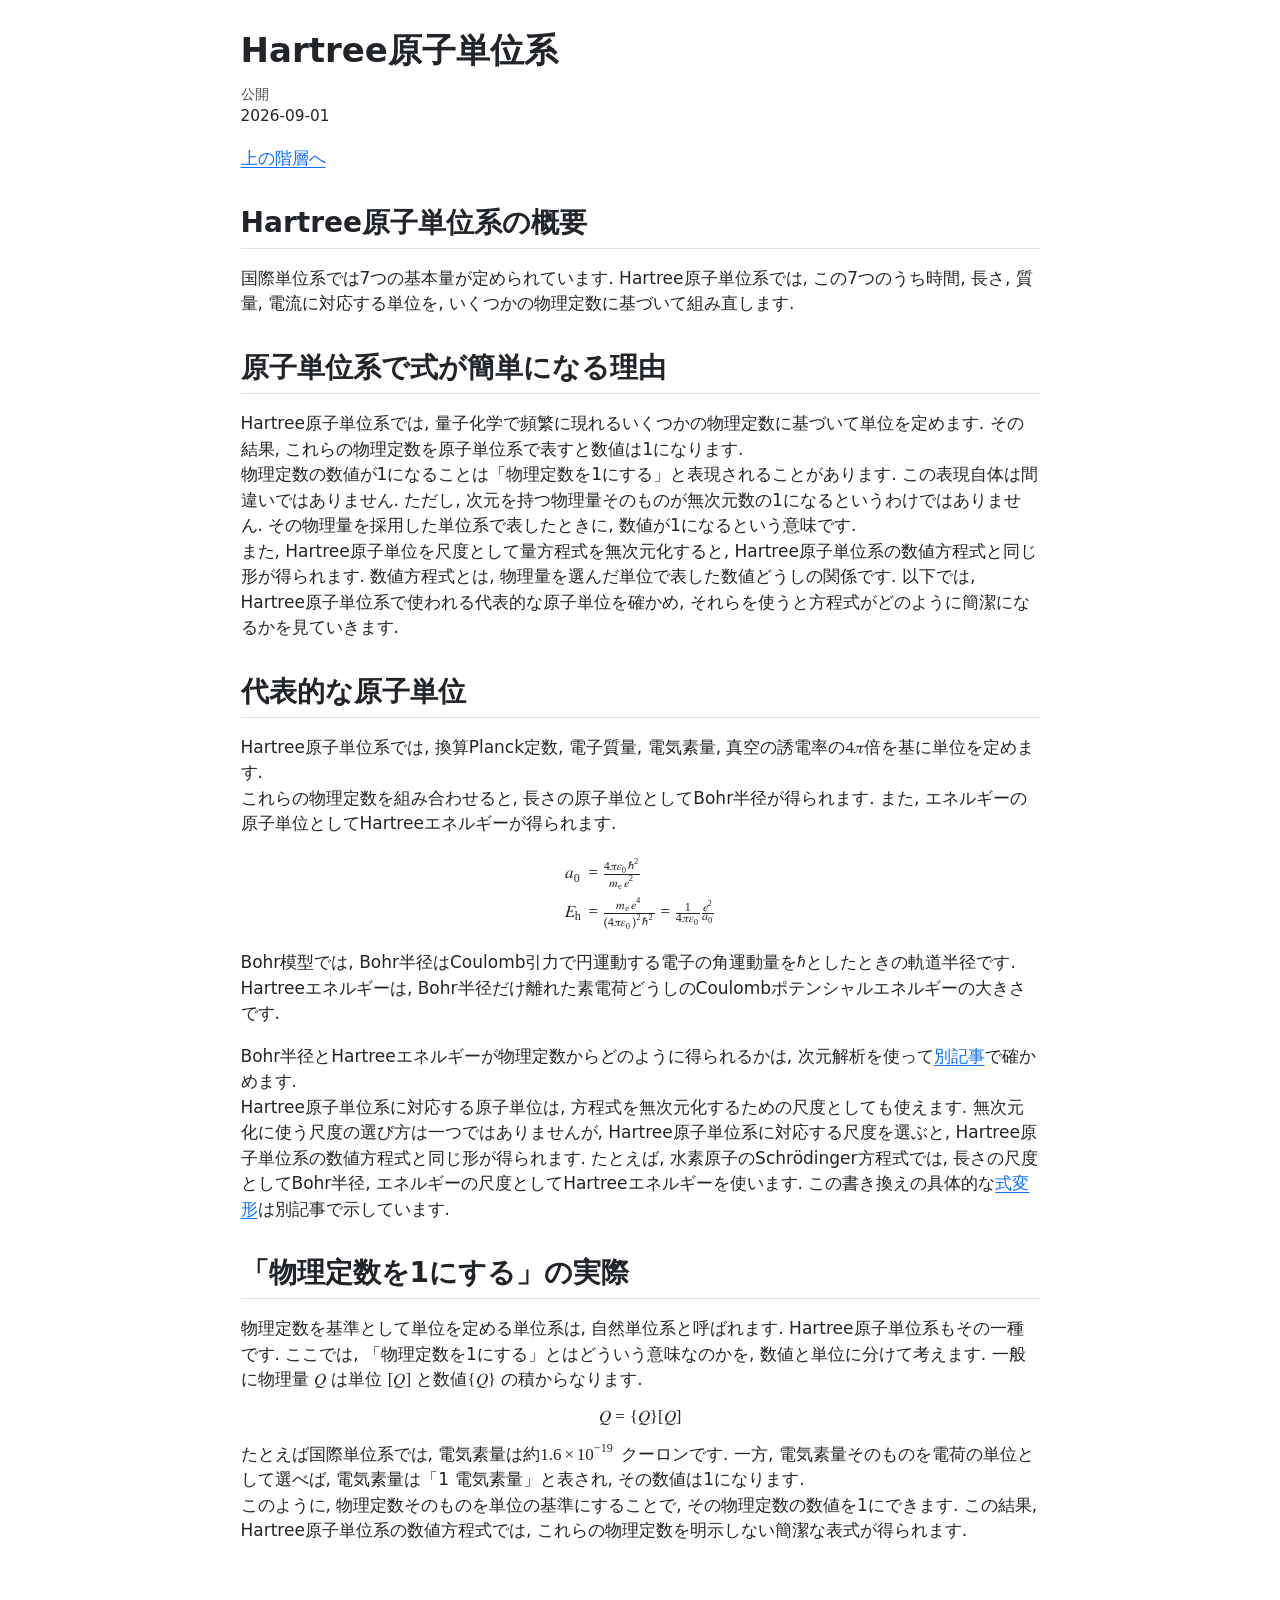
<file: articles/atomic-units/index.html>
<!DOCTYPE html>
<html xmlns="http://www.w3.org/1999/xhtml" lang="ja" xml:lang="ja"><head>

<meta charset="utf-8">
<meta name="generator" content="quarto-1.10.18">

<meta name="viewport" content="width=device-width, initial-scale=1.0, user-scalable=yes">

<meta name="dcterms.date" content="2026-09-01">

<title>Hartree原子単位系</title>
<style>
/* Default styles provided by pandoc.
** See https://pandoc.org/MANUAL.html#variables-for-html for config info.
*/
span.smallcaps{font-variant: small-caps;}
div.columns{display: flex; gap: 1.5em;}
div.column{flex: auto;}
@media screen {
div.columns{gap: min(4vw, 1.5em);}
div.column{overflow-x: auto;}
}
div.hanging-indent{margin-left: 1.5em; text-indent: -1.5em;}
ul.task-list{list-style: none;}
ul.task-list li input[type="checkbox"] {
  width: 0.8em;
  margin: 0 0.8em 0.2em -1em; /* quarto-specific, see https://github.com/quarto-dev/quarto-cli/issues/4556 */ 
  vertical-align: middle;
}
</style>


<script src="../../site_libs/quarto-nav/quarto-nav.js"></script>
<script src="../../site_libs/clipboard/clipboard.min.js"></script>
<script src="../../site_libs/quarto-search/autocomplete.umd.js"></script>
<script src="../../site_libs/quarto-search/fuse.min.js"></script>
<script src="../../site_libs/quarto-search/quarto-search.js"></script>
<meta name="quarto:offset" content="../../">
<script src="../../site_libs/quarto-html/quarto.js" type="module"></script>
<script src="../../site_libs/quarto-html/tabsets/tabsets.js" type="module"></script>
<script src="../../site_libs/quarto-html/popper.min.js"></script>
<script src="../../site_libs/quarto-html/tippy.umd.min.js"></script>
<script src="../../site_libs/quarto-html/anchor.min.js"></script>
<link href="../../site_libs/quarto-html/tippy.css" rel="stylesheet">
<link href="../../site_libs/quarto-html/quarto-syntax-highlighting-64a204ab8560d761af7679ceaba22944.css" rel="stylesheet" id="quarto-text-highlighting-styles">
<script src="../../site_libs/bootstrap/bootstrap.min.js"></script>
<link href="../../site_libs/bootstrap/bootstrap-icons.css" rel="stylesheet">
<link href="../../site_libs/bootstrap/bootstrap-4404fc44ce39540de2993f3ab3e0ab5d.min.css" rel="stylesheet" append-hash="true" id="quarto-bootstrap" data-mode="light">
<script id="quarto-search-options" type="application/json">{
  "location": "sidebar",
  "copy-button": false,
  "collapse-after": 3,
  "panel-placement": "start",
  "type": "textbox",
  "limit": 50,
  "keyboard-shortcut": [
    "f",
    "/",
    "s"
  ],
  "show-item-context": false,
  "language": {
    "search-no-results-text": "一致なし",
    "search-matching-documents-text": "一致した文書",
    "search-copy-link-title": "検索へのリンクをコピー",
    "search-hide-matches-text": "追加の検索結果を非表示",
    "search-more-match-text": "追加の検索結果",
    "search-more-matches-text": "追加の検索結果",
    "search-clear-button-title": "消去",
    "search-text-placeholder": "",
    "search-detached-cancel-button-title": "取消",
    "search-submit-button-title": "検索",
    "search-label": "サーチ"
  }
}</script>


<link rel="stylesheet" href="../../styles.css">
</head>

<body class="fullcontent quarto-light">

<div id="quarto-search-results"></div>
<!-- content -->
<div id="quarto-content" class="quarto-container page-columns page-rows-contents page-layout-article">
<!-- sidebar -->
<!-- margin-sidebar -->
    
<!-- main -->
<main class="content" id="quarto-document-content">

<header id="title-block-header" class="quarto-title-block default">
<div class="quarto-title">
<h1 class="title">Hartree原子単位系</h1>
</div>



<div class="quarto-title-meta">

    
    <div>
    <div class="quarto-title-meta-heading">公開</div>
    <div class="quarto-title-meta-contents">
      <p class="date">2026-09-01</p>
    </div>
  </div>
  
    
  </div>
  


</header>


<p><a href="../"> 上の階層へ</a></p>
<section id="hartree原子単位系の概要" class="level2">
<h2 class="anchored" data-anchor-id="hartree原子単位系の概要">Hartree原子単位系の概要</h2>
<p>国際単位系では7つの基本量が定められています. Hartree原子単位系では, この7つのうち時間, 長さ, 質量, 電流に対応する単位を, いくつかの物理定数に基づいて組み直します.</p>
</section>
<section id="原子単位系で式が簡単になる理由" class="level2">
<h2 class="anchored" data-anchor-id="原子単位系で式が簡単になる理由">原子単位系で式が簡単になる理由</h2>
<p>Hartree原子単位系では, 量子化学で頻繁に現れるいくつかの物理定数に基づいて単位を定めます. その結果, これらの物理定数を原子単位系で表すと数値は1になります.<br>
物理定数の数値が1になることは「物理定数を1にする」と表現されることがあります. この表現自体は間違いではありません. ただし, 次元を持つ物理量そのものが無次元数の1になるというわけではありません. その物理量を採用した単位系で表したときに, 数値が1になるという意味です.<br>
また, Hartree原子単位を尺度として量方程式を無次元化すると, Hartree原子単位系の数値方程式と同じ形が得られます. 数値方程式とは, 物理量を選んだ単位で表した数値どうしの関係です. 以下では, Hartree原子単位系で使われる代表的な原子単位を確かめ, それらを使うと方程式がどのように簡潔になるかを見ていきます.</p>
</section>
<section id="代表的な原子単位" class="level2">
<h2 class="anchored" data-anchor-id="代表的な原子単位">代表的な原子単位</h2>
<p>Hartree原子単位系では, 換算Planck定数, 電子質量, 電気素量, 真空の誘電率の<math display="inline" xmlns="http://www.w3.org/1998/Math/MathML"><semantics><mrow><mn>4</mn><mi>π</mi></mrow><annotation encoding="application/x-tex">4 \pi</annotation></semantics></math>倍を基に単位を定めます.<br>
これらの物理定数を組み合わせると, 長さの原子単位としてBohr半径が得られます. また, エネルギーの原子単位としてHartreeエネルギーが得られます.</p>
<p><math display="block" xmlns="http://www.w3.org/1998/Math/MathML"><semantics><mtable><mtr><mtd columnalign="right" style="text-align: right; padding-right: 0"><msub><mi>a</mi><mn>0</mn></msub></mtd><mtd columnalign="left" style="text-align: left; padding-left: 0"><mo>=</mo><mfrac><mrow><mn>4</mn><mi>π</mi><msub><mi>ε</mi><mn>0</mn></msub><msup><mi>ℏ</mi><mn>2</mn></msup></mrow><mrow><msub><mi>m</mi><mi mathvariant="normal">e</mi></msub><msup><mi>e</mi><mn>2</mn></msup></mrow></mfrac></mtd></mtr><mtr><mtd columnalign="right" style="text-align: right; padding-right: 0"><msub><mi>E</mi><mi mathvariant="normal">h</mi></msub></mtd><mtd columnalign="left" style="text-align: left; padding-left: 0"><mo>=</mo><mfrac><mrow><msub><mi>m</mi><mi mathvariant="normal">e</mi></msub><msup><mi>e</mi><mn>4</mn></msup></mrow><mrow><mo stretchy="false" form="prefix">(</mo><mn>4</mn><mi>π</mi><msub><mi>ε</mi><mn>0</mn></msub><msup><mo stretchy="false" form="postfix">)</mo><mn>2</mn></msup><msup><mi>ℏ</mi><mn>2</mn></msup></mrow></mfrac><mo>=</mo><mfrac><mn>1</mn><mrow><mn>4</mn><mi>π</mi><msub><mi>ε</mi><mn>0</mn></msub></mrow></mfrac><mfrac><msup><mi>e</mi><mn>2</mn></msup><msub><mi>a</mi><mn>0</mn></msub></mfrac></mtd></mtr></mtable><annotation encoding="application/x-tex">
\begin{aligned}
a_0 &amp;= \frac{ 4 \pi \varepsilon_0 \hbar^2 }{ m_\mathrm{e} e^2 } \\
E_\mathrm{h} &amp;= \frac{ m_\mathrm{e} e^4 }{ (4 \pi \varepsilon_0)^2 \hbar^2 } =\frac{ 1 }{ 4 \pi \varepsilon_0 }\frac{ e^2 }{ a_0 }
\end{aligned}
</annotation></semantics></math></p>
<p>Bohr模型では, Bohr半径はCoulomb引力で円運動する電子の角運動量を<math display="inline" xmlns="http://www.w3.org/1998/Math/MathML"><semantics><mi>ℏ</mi><annotation encoding="application/x-tex">\hbar</annotation></semantics></math>としたときの軌道半径です. Hartreeエネルギーは, Bohr半径だけ離れた素電荷どうしのCoulombポテンシャルエネルギーの大きさです.</p>
<p>Bohr半径とHartreeエネルギーが物理定数からどのように得られるかは, 次元解析を使って<a href="../../articles/atomic-units-derivation/index.html#derive-atomic-units">別記事</a>で確かめます.<br>
Hartree原子単位系に対応する原子単位は, 方程式を無次元化するための尺度としても使えます. 無次元化に使う尺度の選び方は一つではありませんが, Hartree原子単位系に対応する尺度を選ぶと, Hartree原子単位系の数値方程式と同じ形が得られます. たとえば, 水素原子のSchrödinger方程式では, 長さの尺度としてBohr半径, エネルギーの尺度としてHartreeエネルギーを使います. この書き換えの具体的な<a href="../../articles/atomic-units-derivation/index.html#nondimensionalize-schroedinger">式変形</a>は別記事で示しています.</p>
</section>
<section id="物理定数を1にするの実際" class="level2">
<h2 class="anchored" data-anchor-id="物理定数を1にするの実際">「物理定数を1にする」の実際</h2>
<p>物理定数を基準として単位を定める単位系は, 自然単位系と呼ばれます. Hartree原子単位系もその一種です. ここでは, 「物理定数を1にする」とはどういう意味なのかを, 数値と単位に分けて考えます. 一般に物理量 <math display="inline" xmlns="http://www.w3.org/1998/Math/MathML"><semantics><mi>Q</mi><annotation encoding="application/x-tex">Q</annotation></semantics></math> は単位 <math display="inline" xmlns="http://www.w3.org/1998/Math/MathML"><semantics><mrow><mo stretchy="false" form="prefix">[</mo><mi>Q</mi><mo stretchy="false" form="postfix">]</mo></mrow><annotation encoding="application/x-tex">[Q]</annotation></semantics></math> と数値<math display="inline" xmlns="http://www.w3.org/1998/Math/MathML"><semantics><mrow><mo stretchy="false" form="prefix">{</mo><mi>Q</mi><mo stretchy="false" form="postfix">}</mo></mrow><annotation encoding="application/x-tex">\{ Q \}</annotation></semantics></math> の積からなります.</p>
<p><math display="block" xmlns="http://www.w3.org/1998/Math/MathML"><semantics><mrow><mi>Q</mi><mo>=</mo><mo stretchy="false" form="prefix">{</mo><mi>Q</mi><mo stretchy="false" form="postfix">}</mo><mo stretchy="false" form="prefix">[</mo><mi>Q</mi><mo stretchy="false" form="postfix">]</mo></mrow><annotation encoding="application/x-tex">
Q = \{Q\} [Q]
</annotation></semantics></math></p>
<p>たとえば国際単位系では, 電気素量は約<math display="inline" xmlns="http://www.w3.org/1998/Math/MathML"><semantics><mrow><mn>1.6</mn><mo>×</mo><msup><mn>10</mn><mrow><mi>−</mi><mn>19</mn></mrow></msup></mrow><annotation encoding="application/x-tex">1.6 \times 10^{-19}</annotation></semantics></math> クーロンです. 一方, 電気素量そのものを電荷の単位として選べば, 電気素量は「1 電気素量」と表され, その数値は1になります.<br>
このように, 物理定数そのものを単位の基準にすることで, その物理定数の数値を1にできます. この結果, Hartree原子単位系の数値方程式では, これらの物理定数を明示しない簡潔な表式が得られます.</p>


</section>

</main> <!-- /main -->
<script id="quarto-html-after-body" type="application/javascript">
  window.document.addEventListener("DOMContentLoaded", function (event) {
    const icon = "";
    const anchorJS = new window.AnchorJS();
    anchorJS.options = {
      placement: 'right',
      icon: icon
    };
    anchorJS.add('.anchored');
    const isCodeAnnotation = (el) => {
      for (const clz of el.classList) {
        if (clz.startsWith('code-annotation-')) {                     
          return true;
        }
      }
      return false;
    }
    const onCopySuccess = function(e) {
      // button target
      const button = e.trigger;
      // don't keep focus
      button.blur();
      // flash "checked"
      button.classList.add('code-copy-button-checked');
      var currentTitle = button.getAttribute("title");
      button.setAttribute("title", "コピーしました");
      let tooltip;
      if (window.bootstrap) {
        button.setAttribute("data-bs-toggle", "tooltip");
        button.setAttribute("data-bs-placement", "left");
        button.setAttribute("data-bs-title", "コピーしました");
        tooltip = new bootstrap.Tooltip(button, 
          { trigger: "manual", 
            customClass: "code-copy-button-tooltip",
            offset: [0, -8]});
        tooltip.show();    
      }
      setTimeout(function() {
        if (tooltip) {
          tooltip.hide();
          button.removeAttribute("data-bs-title");
          button.removeAttribute("data-bs-toggle");
          button.removeAttribute("data-bs-placement");
        }
        button.setAttribute("title", currentTitle);
        button.classList.remove('code-copy-button-checked');
      }, 1000);
      // clear code selection
      e.clearSelection();
    }
    const getTextToCopy = function(trigger) {
      const outerScaffold = trigger.parentElement.cloneNode(true);
      const codeEl = outerScaffold.querySelector('code');
      for (const childEl of codeEl.children) {
        if (isCodeAnnotation(childEl)) {
          childEl.remove();
        }
      }
      return codeEl.innerText;
    }
    const clipboard = new window.ClipboardJS('.code-copy-button:not([data-in-quarto-modal])', {
      text: getTextToCopy
    });
    clipboard.on('success', onCopySuccess);
    if (window.document.getElementById('quarto-embedded-source-code-modal')) {
      const clipboardModal = new window.ClipboardJS('.code-copy-button[data-in-quarto-modal]', {
        text: getTextToCopy,
        container: window.document.getElementById('quarto-embedded-source-code-modal')
      });
      clipboardModal.on('success', onCopySuccess);
    }
      var localhostRegex = new RegExp(/^(?:http|https):\/\/localhost\:?[0-9]*\//);
      var mailtoRegex = new RegExp(/^mailto:/);
        var filterRegex = new RegExp("https:\/\/Ethanedi-C2O4\.github\.io\/ethanedi-c2o4\.github\.io\/");
      var isInternal = (href) => {
          return filterRegex.test(href) || localhostRegex.test(href) || mailtoRegex.test(href);
      }
      // Inspect non-navigation links and adorn them if external
     var links = window.document.querySelectorAll('a[href]:not(.nav-link):not(.navbar-brand):not(.toc-action):not(.sidebar-link):not(.sidebar-item-toggle):not(.pagination-link):not(.no-external):not([aria-hidden]):not(.dropdown-item):not(.quarto-navigation-tool):not(.about-link)');
      for (var i=0; i<links.length; i++) {
        const link = links[i];
        if (!isInternal(link.href)) {
          // undo the damage that might have been done by quarto-nav.js in the case of
          // links that we want to consider external
          if (link.dataset.originalHref !== undefined) {
            link.href = link.dataset.originalHref;
          }
        }
      }
    function tippyHover(el, contentFn, onTriggerFn, onUntriggerFn) {
      const config = {
        allowHTML: true,
        maxWidth: 500,
        delay: 100,
        arrow: false,
        appendTo: function(el) {
            return el.parentElement;
        },
        interactive: true,
        interactiveBorder: 10,
        theme: 'quarto',
        placement: 'bottom-start',
      };
      if (contentFn) {
        config.content = contentFn;
      }
      if (onTriggerFn) {
        config.onTrigger = onTriggerFn;
      }
      if (onUntriggerFn) {
        config.onUntrigger = onUntriggerFn;
      }
      window.tippy(el, config); 
    }
    const noterefs = window.document.querySelectorAll('a[role="doc-noteref"]');
    for (var i=0; i<noterefs.length; i++) {
      const ref = noterefs[i];
      tippyHover(ref, function() {
        // use id or data attribute instead here
        let href = ref.getAttribute('data-footnote-href') || ref.getAttribute('href');
        try { href = new URL(href).hash; } catch {}
        const id = href.replace(/^#\/?/, "");
        const note = window.document.getElementById(id);
        if (note) {
          return note.innerHTML;
        } else {
          return "";
        }
      });
    }
    const xrefs = window.document.querySelectorAll('a.quarto-xref');
    const processXRef = (id, note) => {
      // Strip column container classes
      const stripColumnClz = (el) => {
        el.classList.remove("page-full", "page-columns");
        if (el.children) {
          for (const child of el.children) {
            stripColumnClz(child);
          }
        }
      }
      stripColumnClz(note)
      if (id === null || id.startsWith('sec-')) {
        // Special case sections, only their first couple elements
        const container = document.createElement("div");
        if (note.children && note.children.length > 2) {
          container.appendChild(note.children[0].cloneNode(true));
          for (let i = 1; i < note.children.length; i++) {
            const child = note.children[i];
            if (child.tagName === "P" && child.innerText === "") {
              continue;
            } else {
              container.appendChild(child.cloneNode(true));
              break;
            }
          }
          if (window.Quarto?.typesetMath) {
            window.Quarto.typesetMath(container);
          }
          return container.innerHTML
        } else {
          if (window.Quarto?.typesetMath) {
            window.Quarto.typesetMath(note);
          }
          return note.innerHTML;
        }
      } else {
        // Remove any anchor links if they are present
        const anchorLink = note.querySelector('a.anchorjs-link');
        if (anchorLink) {
          anchorLink.remove();
        }
        if (window.Quarto?.typesetMath) {
          window.Quarto.typesetMath(note);
        }
        if (note.classList.contains("callout")) {
          return note.outerHTML;
        } else {
          return note.innerHTML;
        }
      }
    }
    for (var i=0; i<xrefs.length; i++) {
      const xref = xrefs[i];
      tippyHover(xref, undefined, function(instance) {
        instance.disable();
        let url = xref.getAttribute('href');
        let hash = undefined; 
        if (url.startsWith('#')) {
          hash = url;
        } else {
          try { hash = new URL(url).hash; } catch {}
        }
        if (hash) {
          const id = hash.replace(/^#\/?/, "");
          const note = window.document.getElementById(id);
          if (note !== null) {
            try {
              const html = processXRef(id, note.cloneNode(true));
              instance.setContent(html);
            } finally {
              instance.enable();
              instance.show();
            }
          } else {
            // See if we can fetch this
            fetch(url.split('#')[0])
            .then(res => res.text())
            .then(html => {
              const parser = new DOMParser();
              const htmlDoc = parser.parseFromString(html, "text/html");
              const note = htmlDoc.getElementById(id);
              if (note !== null) {
                const html = processXRef(id, note);
                instance.setContent(html);
              } 
            }).finally(() => {
              instance.enable();
              instance.show();
            });
          }
        } else {
          // See if we can fetch a full url (with no hash to target)
          // This is a special case and we should probably do some content thinning / targeting
          fetch(url)
          .then(res => res.text())
          .then(html => {
            const parser = new DOMParser();
            const htmlDoc = parser.parseFromString(html, "text/html");
            const note = htmlDoc.querySelector('main.content');
            if (note !== null) {
              // This should only happen for chapter cross references
              // (since there is no id in the URL)
              // remove the first header
              if (note.children.length > 0 && note.children[0].tagName === "HEADER") {
                note.children[0].remove();
              }
              const html = processXRef(null, note);
              instance.setContent(html);
            } 
          }).finally(() => {
            instance.enable();
            instance.show();
          });
        }
      }, function(instance) {
      });
    }
        let selectedAnnoteEl;
        const selectorForAnnotation = ( cell, annotation) => {
          let cellAttr = 'data-code-cell="' + cell + '"';
          let lineAttr = 'data-code-annotation="' +  annotation + '"';
          const selector = 'span[' + cellAttr + '][' + lineAttr + ']';
          return selector;
        }
        const selectCodeLines = (annoteEl) => {
          const doc = window.document;
          const targetCell = annoteEl.getAttribute("data-target-cell");
          const targetAnnotation = annoteEl.getAttribute("data-target-annotation");
          const annoteSpan = window.document.querySelector(selectorForAnnotation(targetCell, targetAnnotation));
          const lines = annoteSpan.getAttribute("data-code-lines").split(",");
          const lineIds = lines.map((line) => {
            return targetCell + "-" + line;
          })
          let top = null;
          let height = null;
          let parent = null;
          if (lineIds.length > 0) {
              //compute the position of the single el (top and bottom and make a div)
              const el = window.document.getElementById(lineIds[0]);
              top = el.offsetTop;
              height = el.offsetHeight;
              parent = el.parentElement.parentElement;
            if (lineIds.length > 1) {
              const lastEl = window.document.getElementById(lineIds[lineIds.length - 1]);
              const bottom = lastEl.offsetTop + lastEl.offsetHeight;
              height = bottom - top;
            }
            if (top !== null && height !== null && parent !== null) {
              // cook up a div (if necessary) and position it 
              let div = window.document.getElementById("code-annotation-line-highlight");
              if (div === null) {
                div = window.document.createElement("div");
                div.setAttribute("id", "code-annotation-line-highlight");
                div.style.position = 'absolute';
                parent.appendChild(div);
              }
              div.style.top = top - 2 + "px";
              div.style.height = height + 4 + "px";
              div.style.left = 0;
              let gutterDiv = window.document.getElementById("code-annotation-line-highlight-gutter");
              if (gutterDiv === null) {
                gutterDiv = window.document.createElement("div");
                gutterDiv.setAttribute("id", "code-annotation-line-highlight-gutter");
                gutterDiv.style.position = 'absolute';
                const codeCell = window.document.getElementById(targetCell);
                const gutter = codeCell.querySelector('.code-annotation-gutter');
                gutter.appendChild(gutterDiv);
              }
              gutterDiv.style.top = top - 2 + "px";
              gutterDiv.style.height = height + 4 + "px";
            }
            selectedAnnoteEl = annoteEl;
          }
        };
        const unselectCodeLines = () => {
          const elementsIds = ["code-annotation-line-highlight", "code-annotation-line-highlight-gutter"];
          elementsIds.forEach((elId) => {
            const div = window.document.getElementById(elId);
            if (div) {
              div.remove();
            }
          });
          selectedAnnoteEl = undefined;
        };
          // Handle positioning of the toggle
      window.addEventListener(
        "resize",
        throttle(() => {
          elRect = undefined;
          if (selectedAnnoteEl) {
            selectCodeLines(selectedAnnoteEl);
          }
        }, 10)
      );
      function throttle(fn, ms) {
      let throttle = false;
      let timer;
        return (...args) => {
          if(!throttle) { // first call gets through
              fn.apply(this, args);
              throttle = true;
          } else { // all the others get throttled
              if(timer) clearTimeout(timer); // cancel #2
              timer = setTimeout(() => {
                fn.apply(this, args);
                timer = throttle = false;
              }, ms);
          }
        };
      }
        // Attach click handler to the DT
        const annoteDls = window.document.querySelectorAll('dt[data-target-cell]');
        for (const annoteDlNode of annoteDls) {
          annoteDlNode.addEventListener('click', (event) => {
            const clickedEl = event.target;
            if (clickedEl !== selectedAnnoteEl) {
              unselectCodeLines();
              const activeEl = window.document.querySelector('dt[data-target-cell].code-annotation-active');
              if (activeEl) {
                activeEl.classList.remove('code-annotation-active');
              }
              selectCodeLines(clickedEl);
              clickedEl.classList.add('code-annotation-active');
            } else {
              // Unselect the line
              unselectCodeLines();
              clickedEl.classList.remove('code-annotation-active');
            }
          });
        }
    const findCites = (el) => {
      const parentEl = el.parentElement;
      if (parentEl) {
        const cites = parentEl.dataset.cites;
        if (cites) {
          return {
            el,
            cites: cites.split(' ')
          };
        } else {
          return findCites(el.parentElement)
        }
      } else {
        return undefined;
      }
    };
    var bibliorefs = window.document.querySelectorAll('a[role="doc-biblioref"]');
    for (var i=0; i<bibliorefs.length; i++) {
      const ref = bibliorefs[i];
      const citeInfo = findCites(ref);
      if (citeInfo) {
        tippyHover(citeInfo.el, function() {
          var popup = window.document.createElement('div');
          citeInfo.cites.forEach(function(cite) {
            var citeDiv = window.document.createElement('div');
            citeDiv.classList.add('hanging-indent');
            citeDiv.classList.add('csl-entry');
            var biblioDiv = window.document.getElementById('ref-' + cite);
            if (biblioDiv) {
              citeDiv.innerHTML = biblioDiv.innerHTML;
            }
            popup.appendChild(citeDiv);
          });
          return popup.innerHTML;
        });
      }
    }
  });
  </script>
</div> <!-- /content -->




</body></html>
</file>
<file: site_libs/quarto-html/tippy.css>
.tippy-box[data-animation=fade][data-state=hidden]{opacity:0}[data-tippy-root]{max-width:calc(100vw - 10px)}.tippy-box{position:relative;background-color:#333;color:#fff;border-radius:4px;font-size:14px;line-height:1.4;white-space:normal;outline:0;transition-property:transform,visibility,opacity}.tippy-box[data-placement^=top]>.tippy-arrow{bottom:0}.tippy-box[data-placement^=top]>.tippy-arrow:before{bottom:-7px;left:0;border-width:8px 8px 0;border-top-color:initial;transform-origin:center top}.tippy-box[data-placement^=bottom]>.tippy-arrow{top:0}.tippy-box[data-placement^=bottom]>.tippy-arrow:before{top:-7px;left:0;border-width:0 8px 8px;border-bottom-color:initial;transform-origin:center bottom}.tippy-box[data-placement^=left]>.tippy-arrow{right:0}.tippy-box[data-placement^=left]>.tippy-arrow:before{border-width:8px 0 8px 8px;border-left-color:initial;right:-7px;transform-origin:center left}.tippy-box[data-placement^=right]>.tippy-arrow{left:0}.tippy-box[data-placement^=right]>.tippy-arrow:before{left:-7px;border-width:8px 8px 8px 0;border-right-color:initial;transform-origin:center right}.tippy-box[data-inertia][data-state=visible]{transition-timing-function:cubic-bezier(.54,1.5,.38,1.11)}.tippy-arrow{width:16px;height:16px;color:#333}.tippy-arrow:before{content:"";position:absolute;border-color:transparent;border-style:solid}.tippy-content{position:relative;padding:5px 9px;z-index:1}
</file>
<file: site_libs/quarto-html/quarto-syntax-highlighting-64a204ab8560d761af7679ceaba22944.css>
/* quarto syntax highlight colors */
:root {
  --quarto-hl-ot-color: #003B4F;
  --quarto-hl-at-color: #657422;
  --quarto-hl-ss-color: #20794D;
  --quarto-hl-an-color: #5E5E5E;
  --quarto-hl-fu-color: #4758AB;
  --quarto-hl-st-color: #20794D;
  --quarto-hl-cf-color: #003B4F;
  --quarto-hl-op-color: #5E5E5E;
  --quarto-hl-er-color: #AD0000;
  --quarto-hl-bn-color: #AD0000;
  --quarto-hl-al-color: #AD0000;
  --quarto-hl-va-color: #111111;
  --quarto-hl-bu-color: inherit;
  --quarto-hl-ex-color: inherit;
  --quarto-hl-pp-color: #AD0000;
  --quarto-hl-in-color: #5E5E5E;
  --quarto-hl-vs-color: #20794D;
  --quarto-hl-wa-color: #5E5E5E;
  --quarto-hl-do-color: #5E5E5E;
  --quarto-hl-im-color: #00769E;
  --quarto-hl-ch-color: #20794D;
  --quarto-hl-dt-color: #AD0000;
  --quarto-hl-fl-color: #AD0000;
  --quarto-hl-co-color: #5E5E5E;
  --quarto-hl-cv-color: #5E5E5E;
  --quarto-hl-cn-color: #8f5902;
  --quarto-hl-sc-color: #5E5E5E;
  --quarto-hl-dv-color: #AD0000;
  --quarto-hl-kw-color: #003B4F;
}

/* other quarto variables */
:root {
  --quarto-font-monospace: SFMono-Regular, Menlo, Monaco, Consolas, "Liberation Mono", "Courier New", monospace;
}

/* syntax highlight based on Pandoc's rules */
pre > code.sourceCode > span {
  color: #003B4F;
}

code.sourceCode > span {
  color: #003B4F;
}

div.sourceCode,
div.sourceCode pre.sourceCode {
  color: #003B4F;
}

/* Normal */
code span {
  color: #003B4F;
}

/* Alert */
code span.al {
  color: #AD0000;
  font-style: inherit;
}

/* Annotation */
code span.an {
  color: #5E5E5E;
  font-style: inherit;
}

/* Attribute */
code span.at {
  color: #657422;
  font-style: inherit;
}

/* BaseN */
code span.bn {
  color: #AD0000;
  font-style: inherit;
}

/* BuiltIn */
code span.bu {
  font-style: inherit;
}

/* ControlFlow */
code span.cf {
  color: #003B4F;
  font-weight: bold;
  font-style: inherit;
}

/* Char */
code span.ch {
  color: #20794D;
  font-style: inherit;
}

/* Constant */
code span.cn {
  color: #8f5902;
  font-style: inherit;
}

/* Comment */
code span.co {
  color: #5E5E5E;
  font-style: inherit;
}

/* CommentVar */
code span.cv {
  color: #5E5E5E;
  font-style: italic;
}

/* Documentation */
code span.do {
  color: #5E5E5E;
  font-style: italic;
}

/* DataType */
code span.dt {
  color: #AD0000;
  font-style: inherit;
}

/* DecVal */
code span.dv {
  color: #AD0000;
  font-style: inherit;
}

/* Error */
code span.er {
  color: #AD0000;
  font-style: inherit;
}

/* Extension */
code span.ex {
  font-style: inherit;
}

/* Float */
code span.fl {
  color: #AD0000;
  font-style: inherit;
}

/* Function */
code span.fu {
  color: #4758AB;
  font-style: inherit;
}

/* Import */
code span.im {
  color: #00769E;
  font-style: inherit;
}

/* Information */
code span.in {
  color: #5E5E5E;
  font-style: inherit;
}

/* Keyword */
code span.kw {
  color: #003B4F;
  font-weight: bold;
  font-style: inherit;
}

/* Operator */
code span.op {
  color: #5E5E5E;
  font-style: inherit;
}

/* Other */
code span.ot {
  color: #003B4F;
  font-style: inherit;
}

/* Preprocessor */
code span.pp {
  color: #AD0000;
  font-style: inherit;
}

/* SpecialChar */
code span.sc {
  color: #5E5E5E;
  font-style: inherit;
}

/* SpecialString */
code span.ss {
  color: #20794D;
  font-style: inherit;
}

/* String */
code span.st {
  color: #20794D;
  font-style: inherit;
}

/* Variable */
code span.va {
  color: #111111;
  font-style: inherit;
}

/* VerbatimString */
code span.vs {
  color: #20794D;
  font-style: inherit;
}

/* Warning */
code span.wa {
  color: #5E5E5E;
  font-style: italic;
}

.prevent-inlining {
  content: "</";
}

/*# sourceMappingURL=9d8d5bb603a83b8298b89080a598c93b.css.map */
</file>
<file: styles.css>
math {
  font-family: "STIX Two Math", "Latin Modern Math", math;
}
</file>
